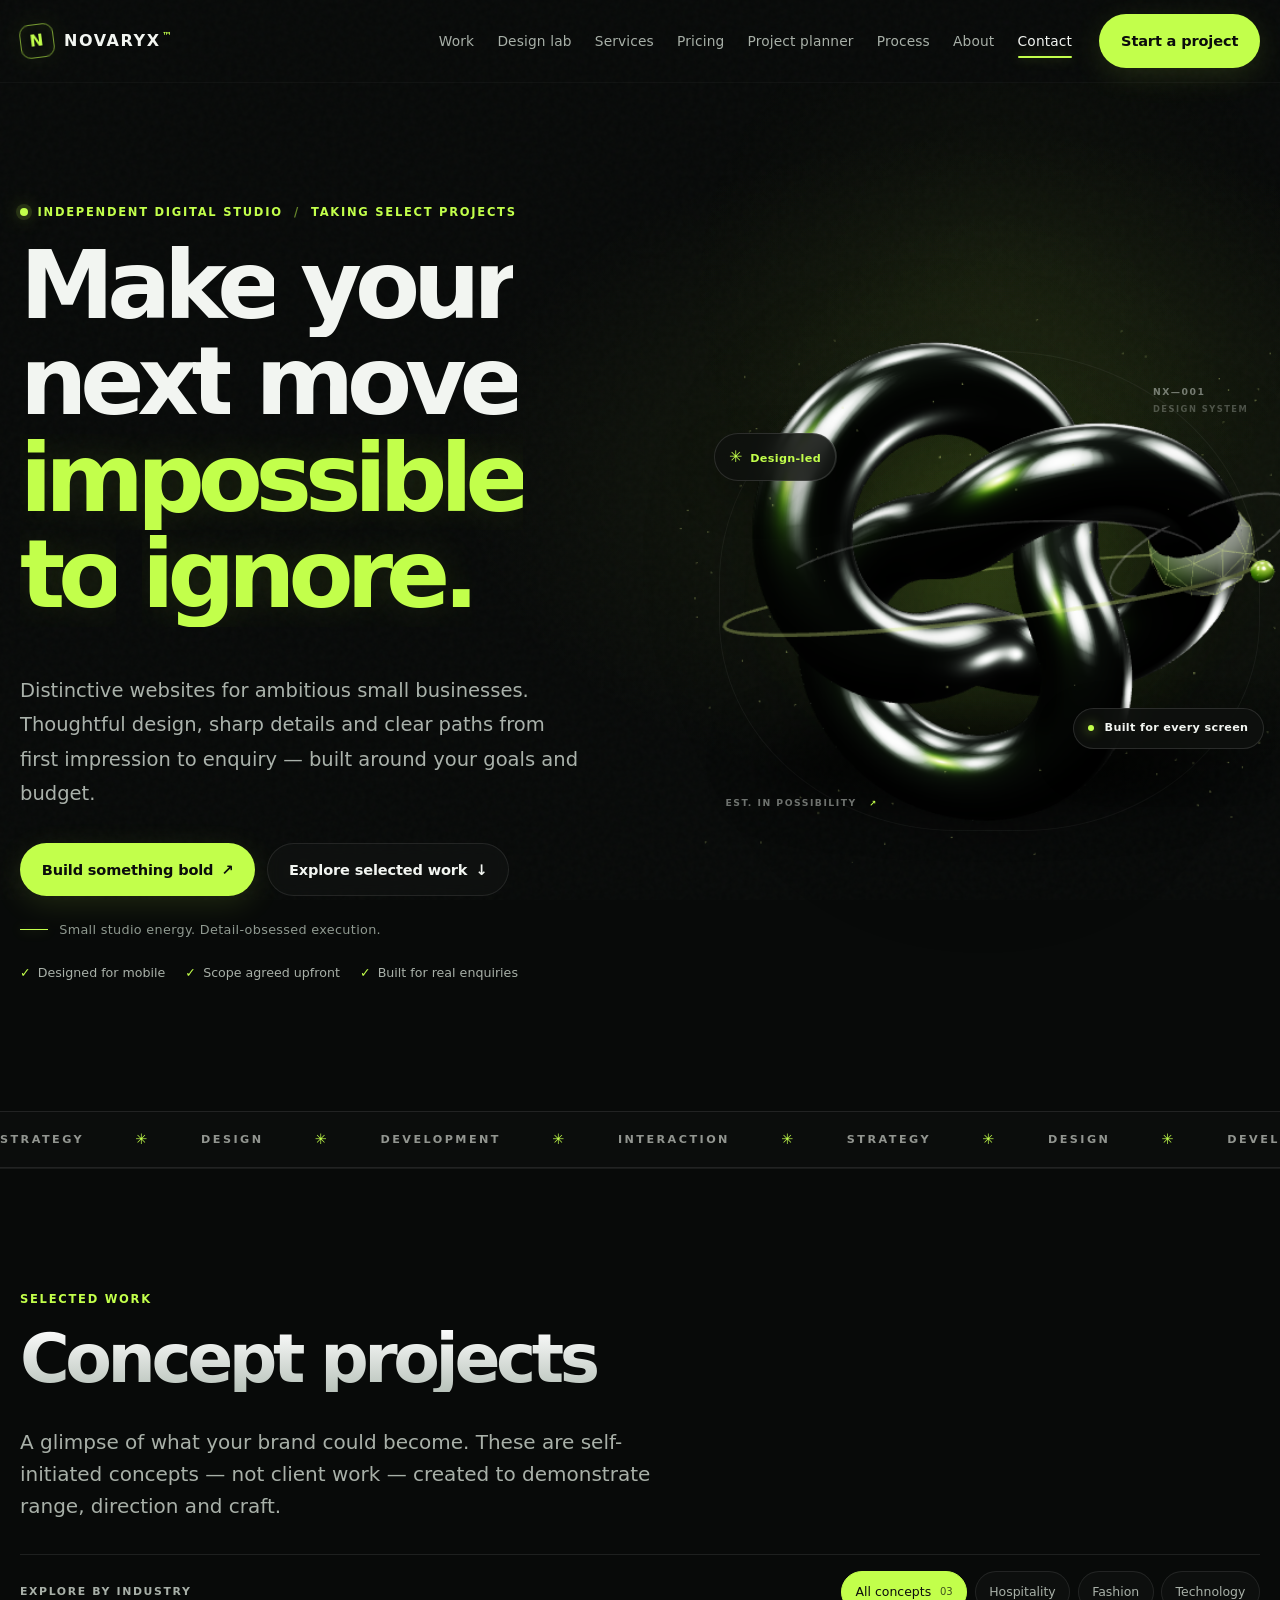
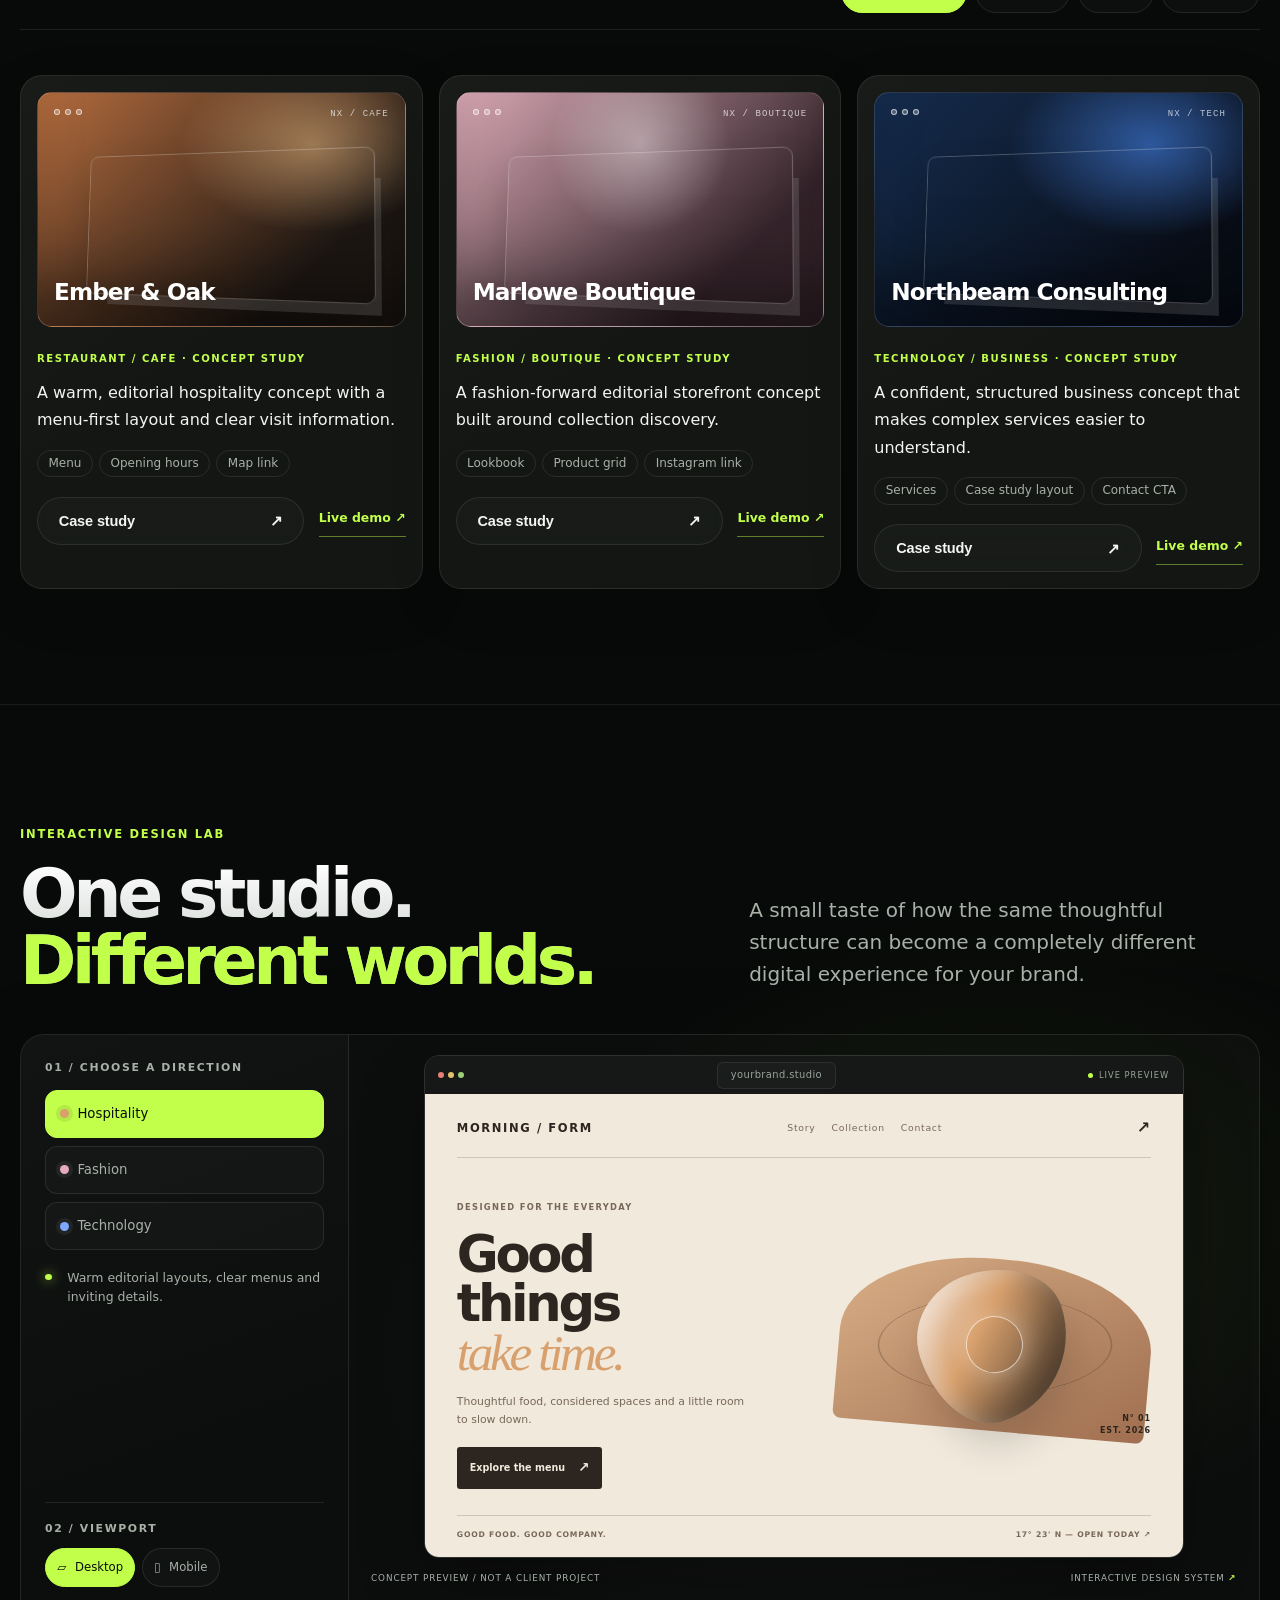
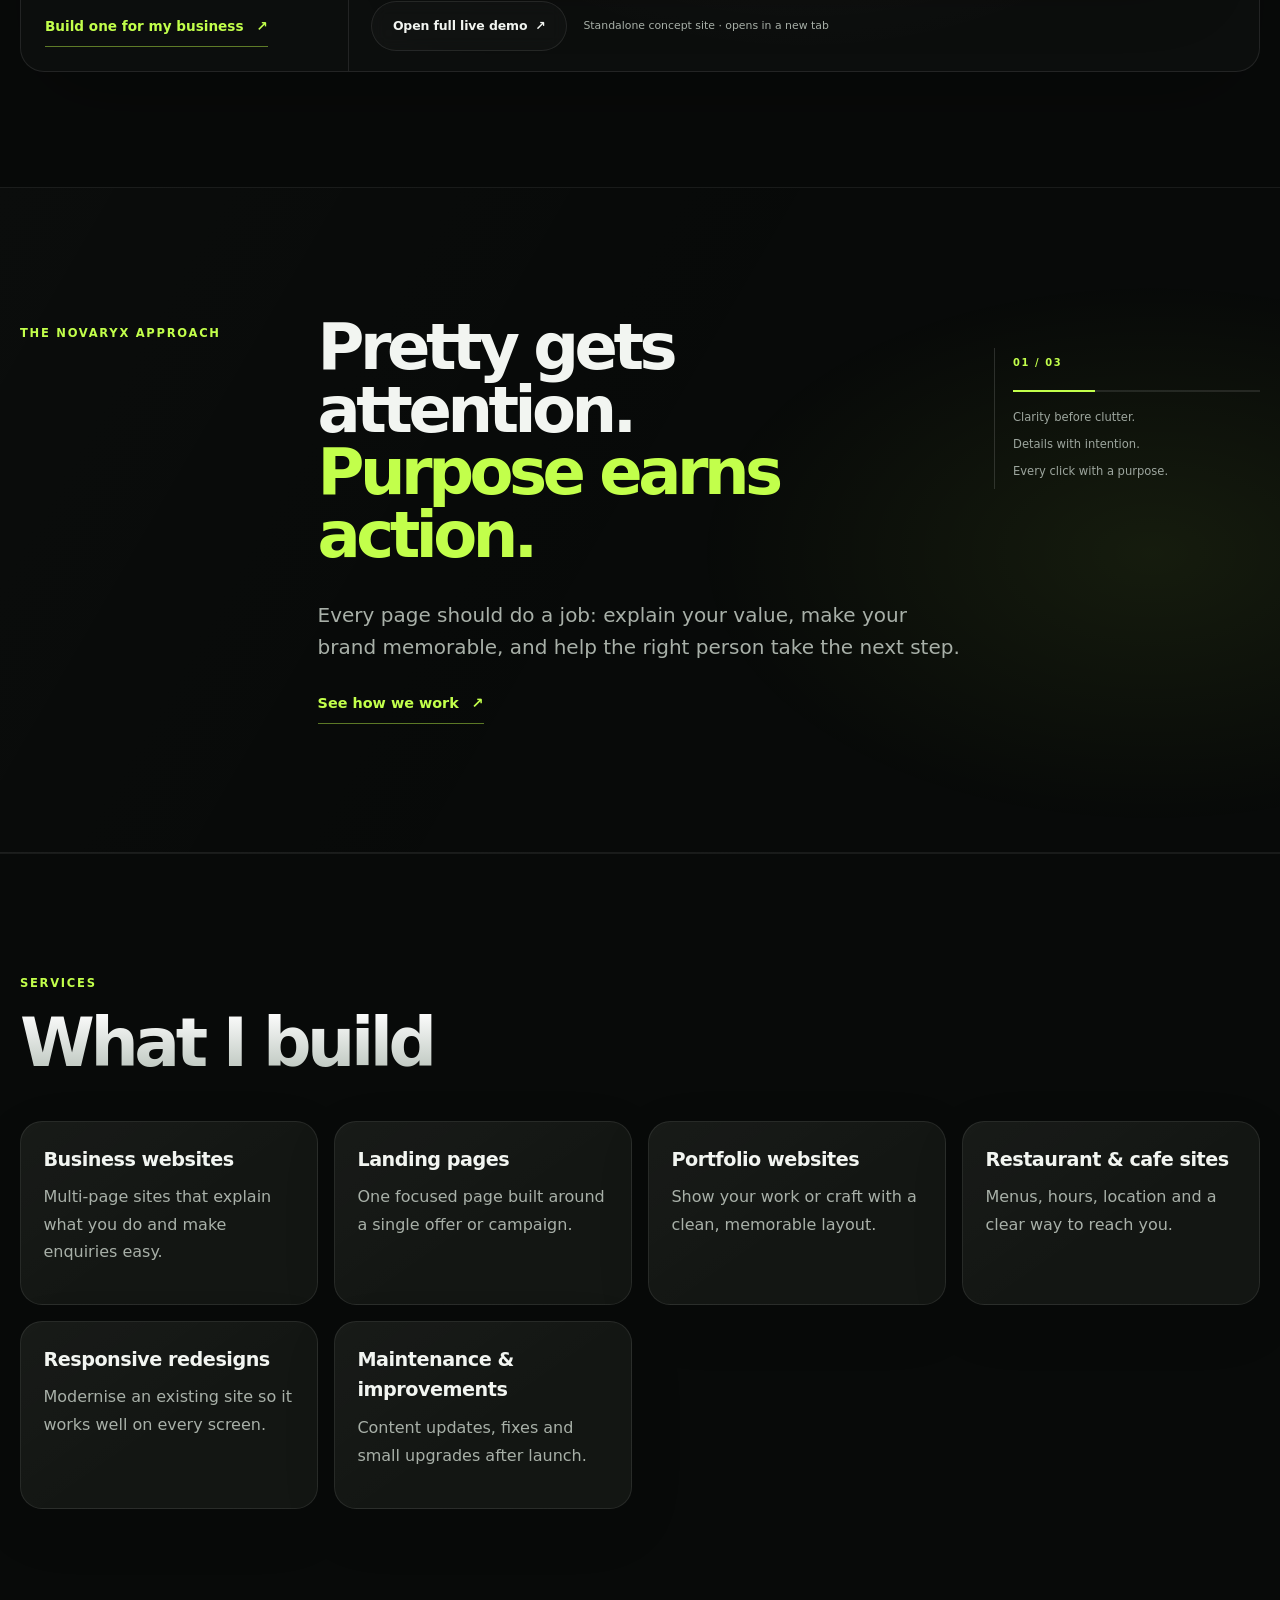
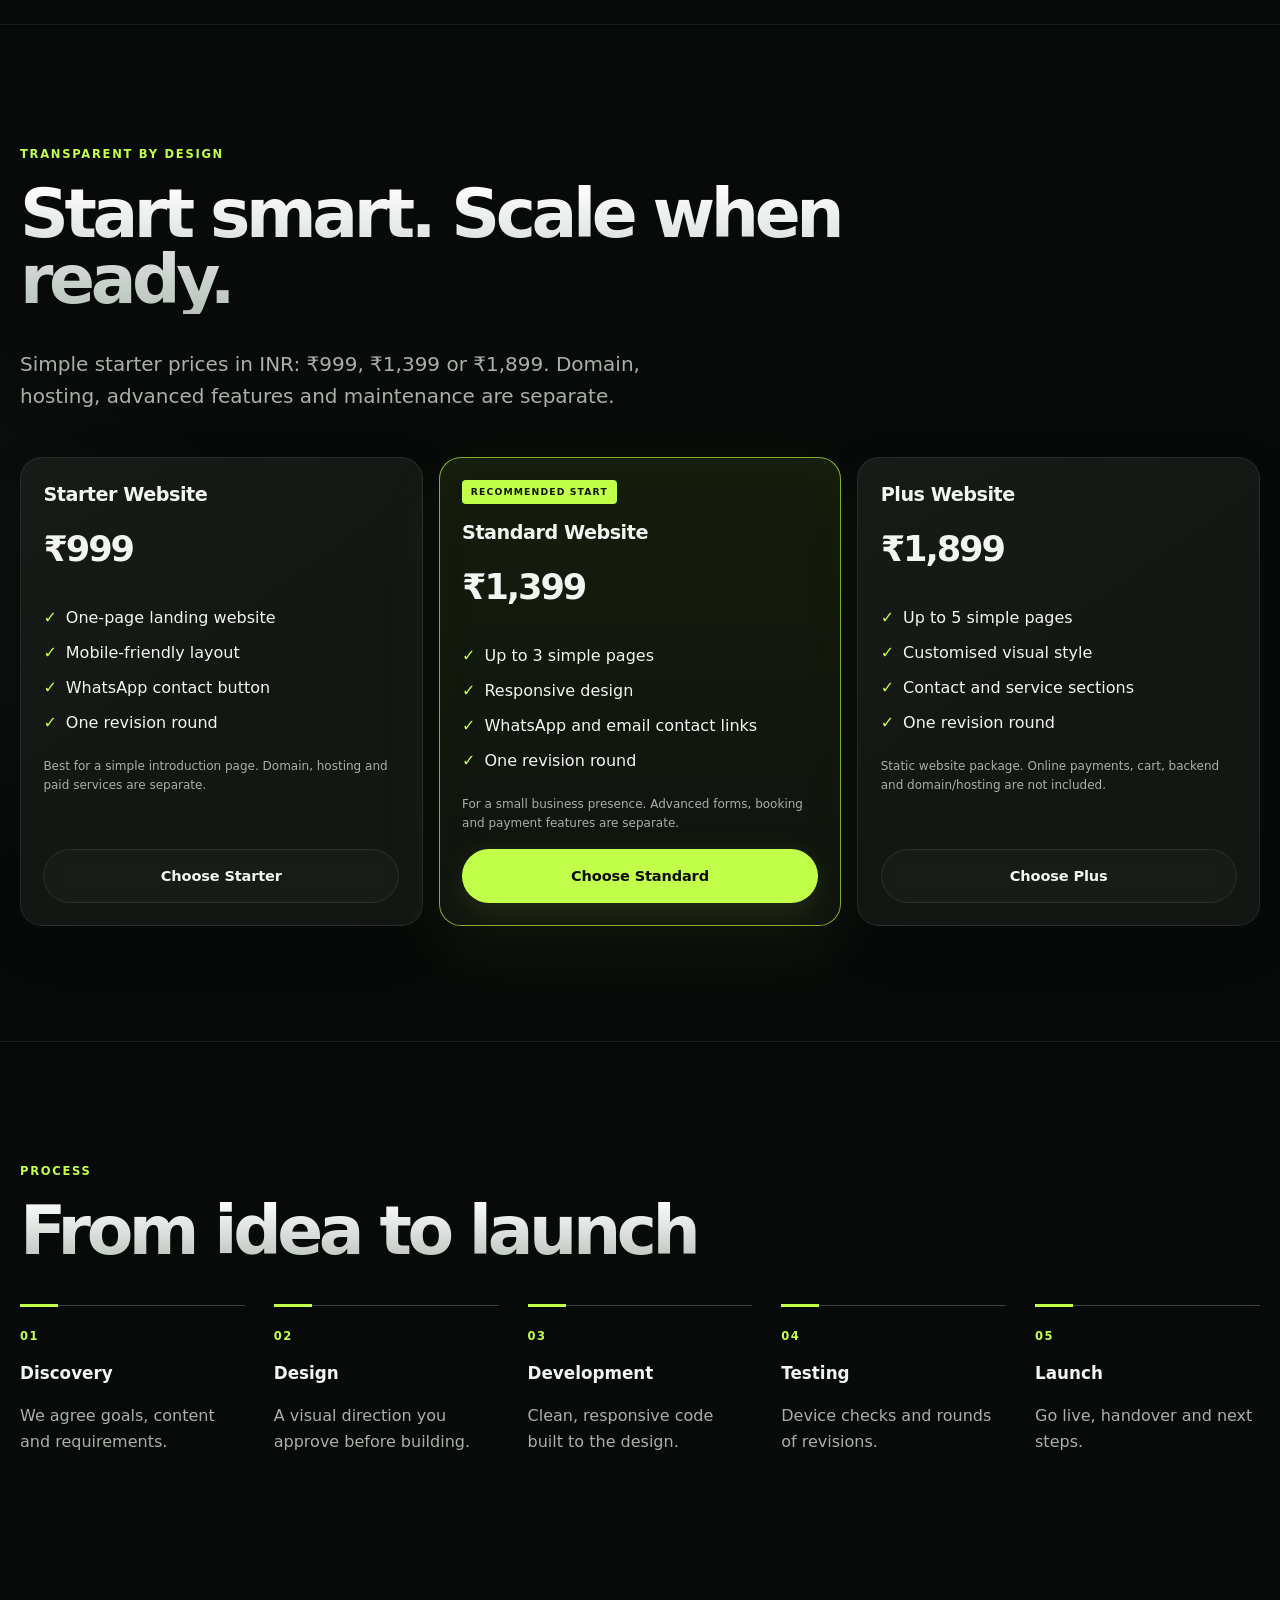
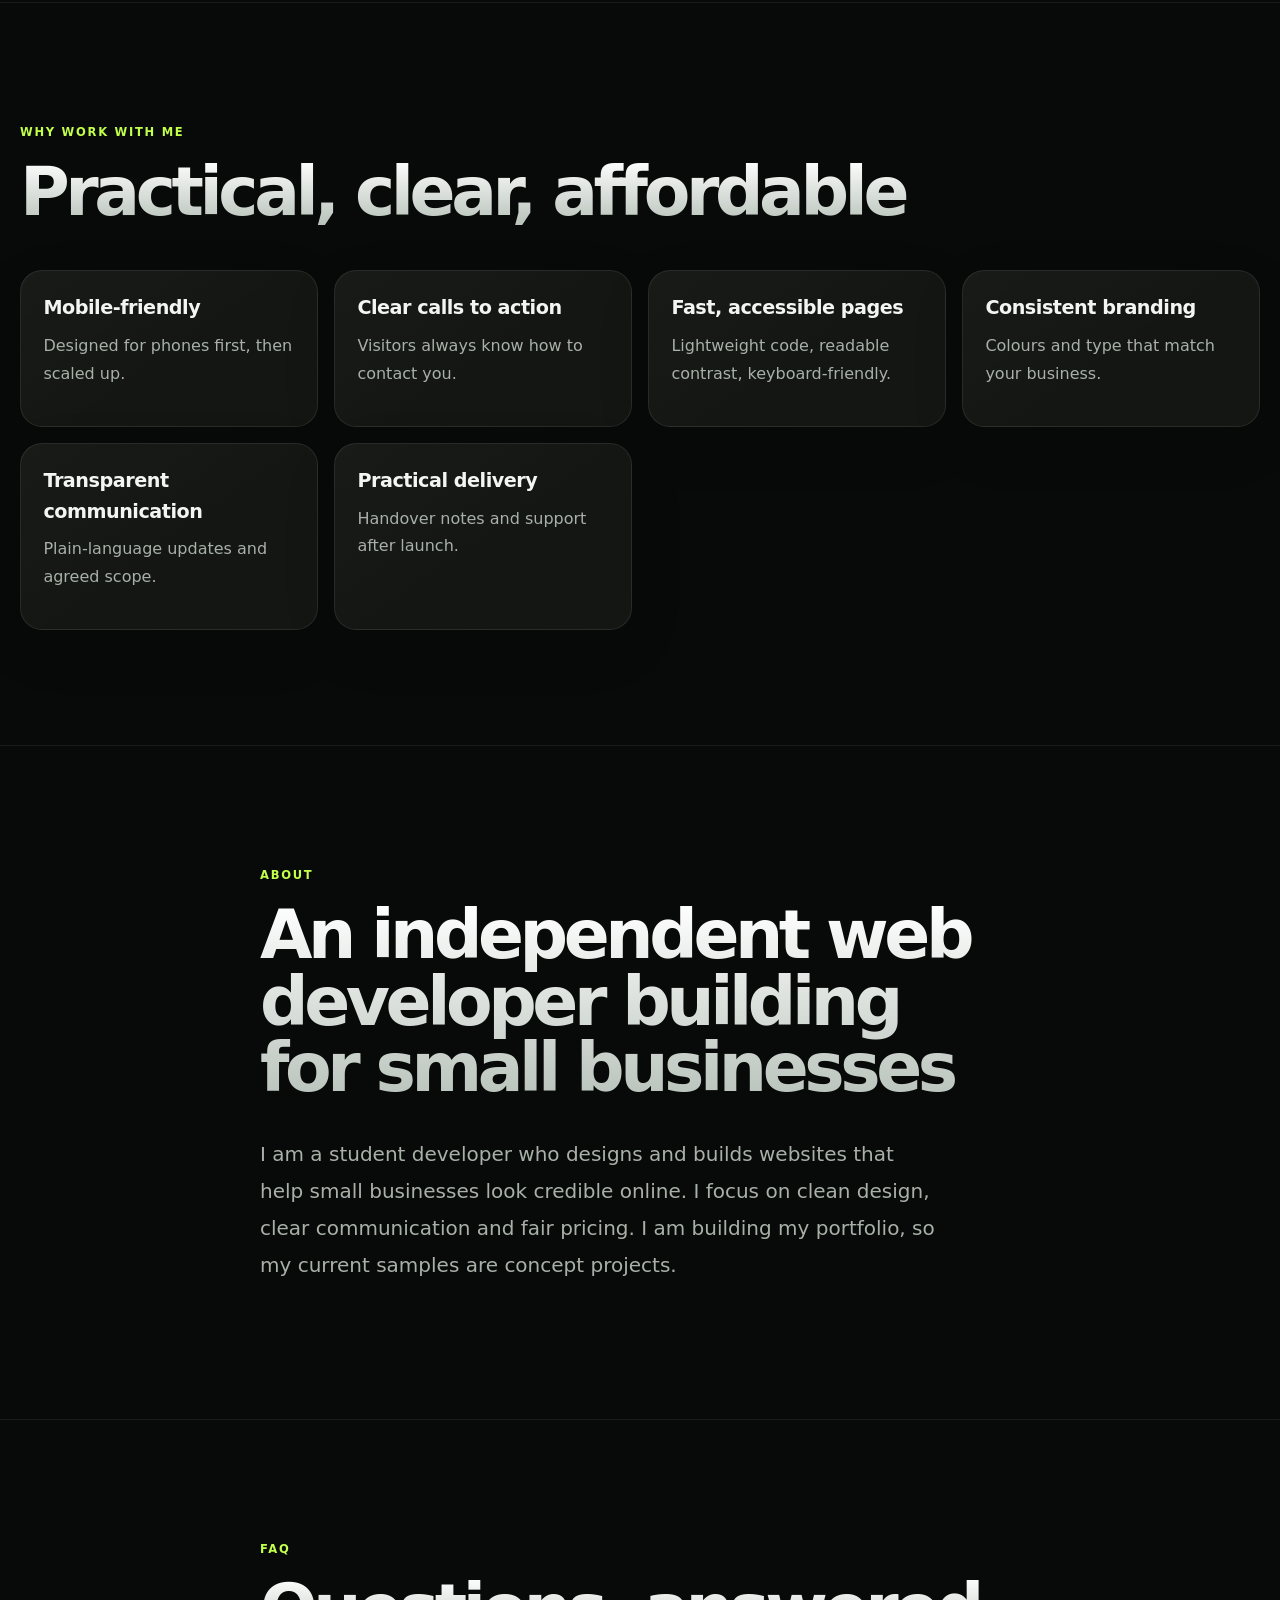
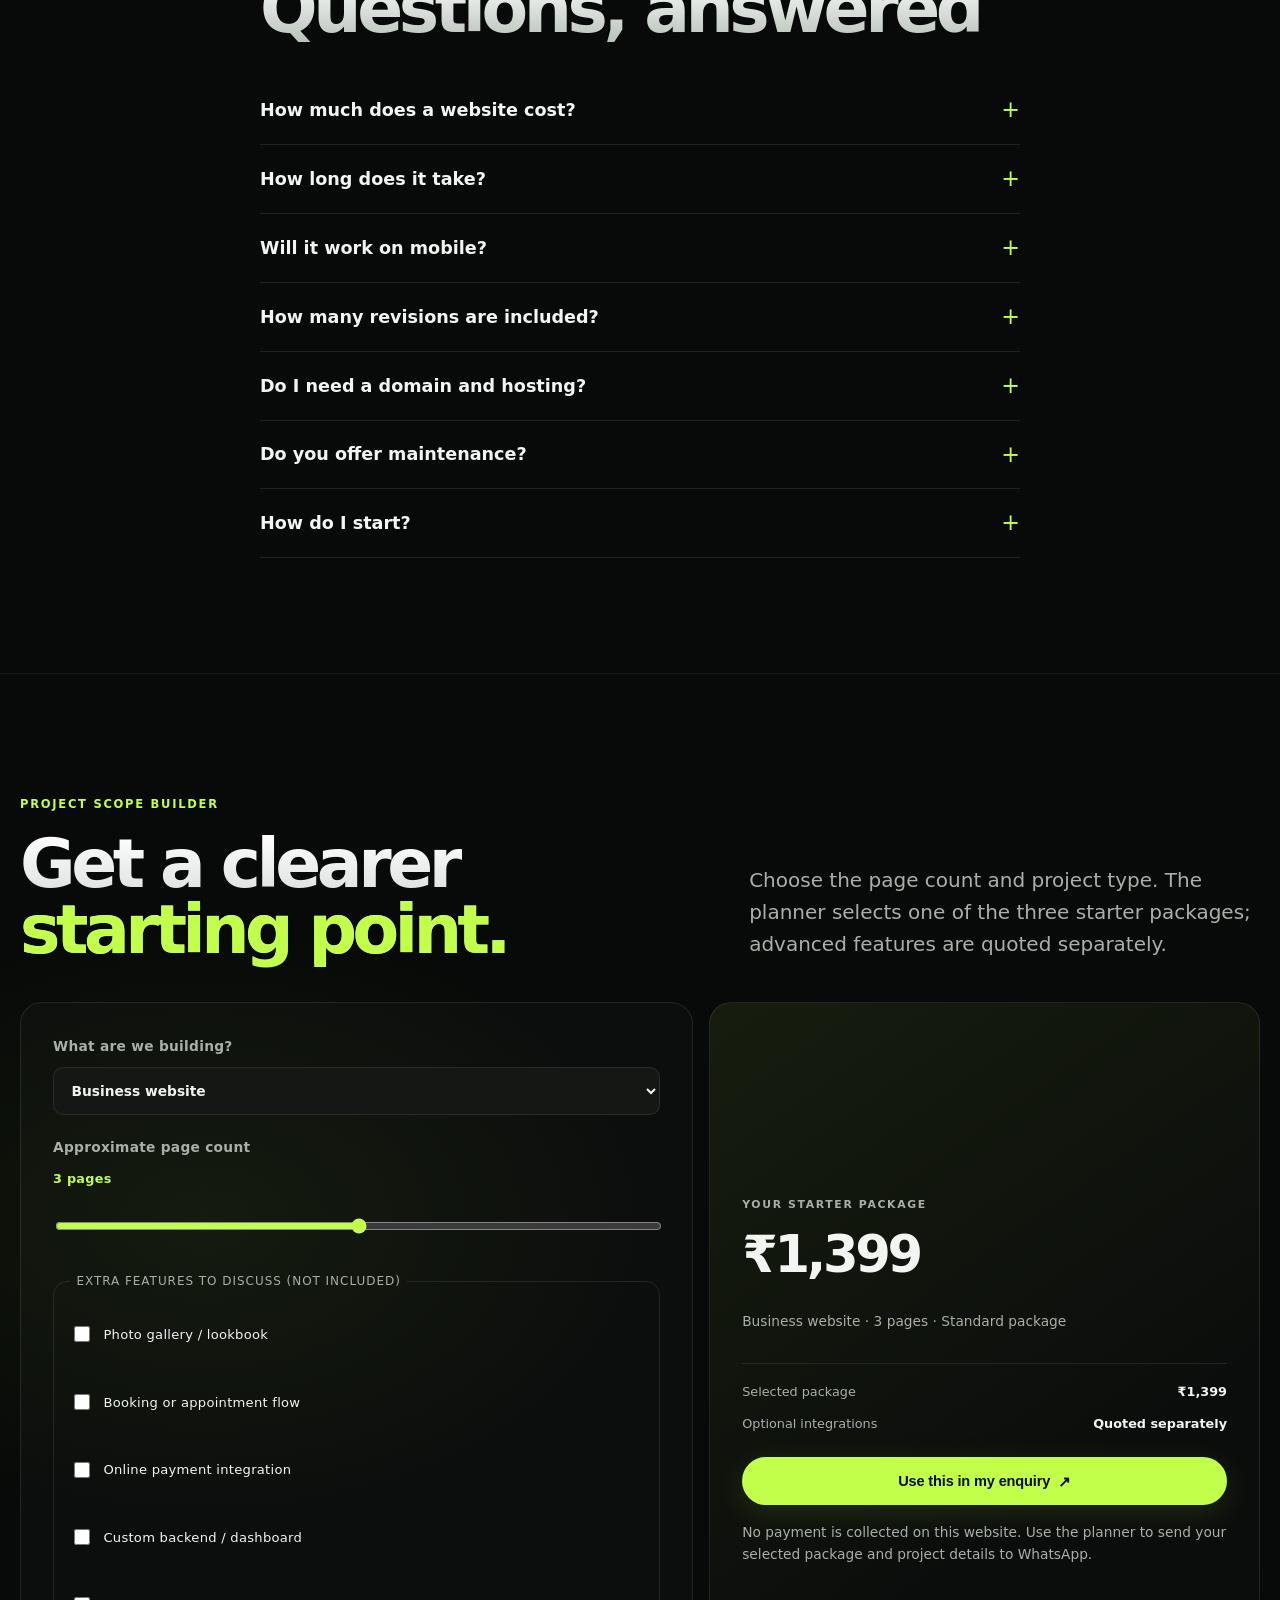
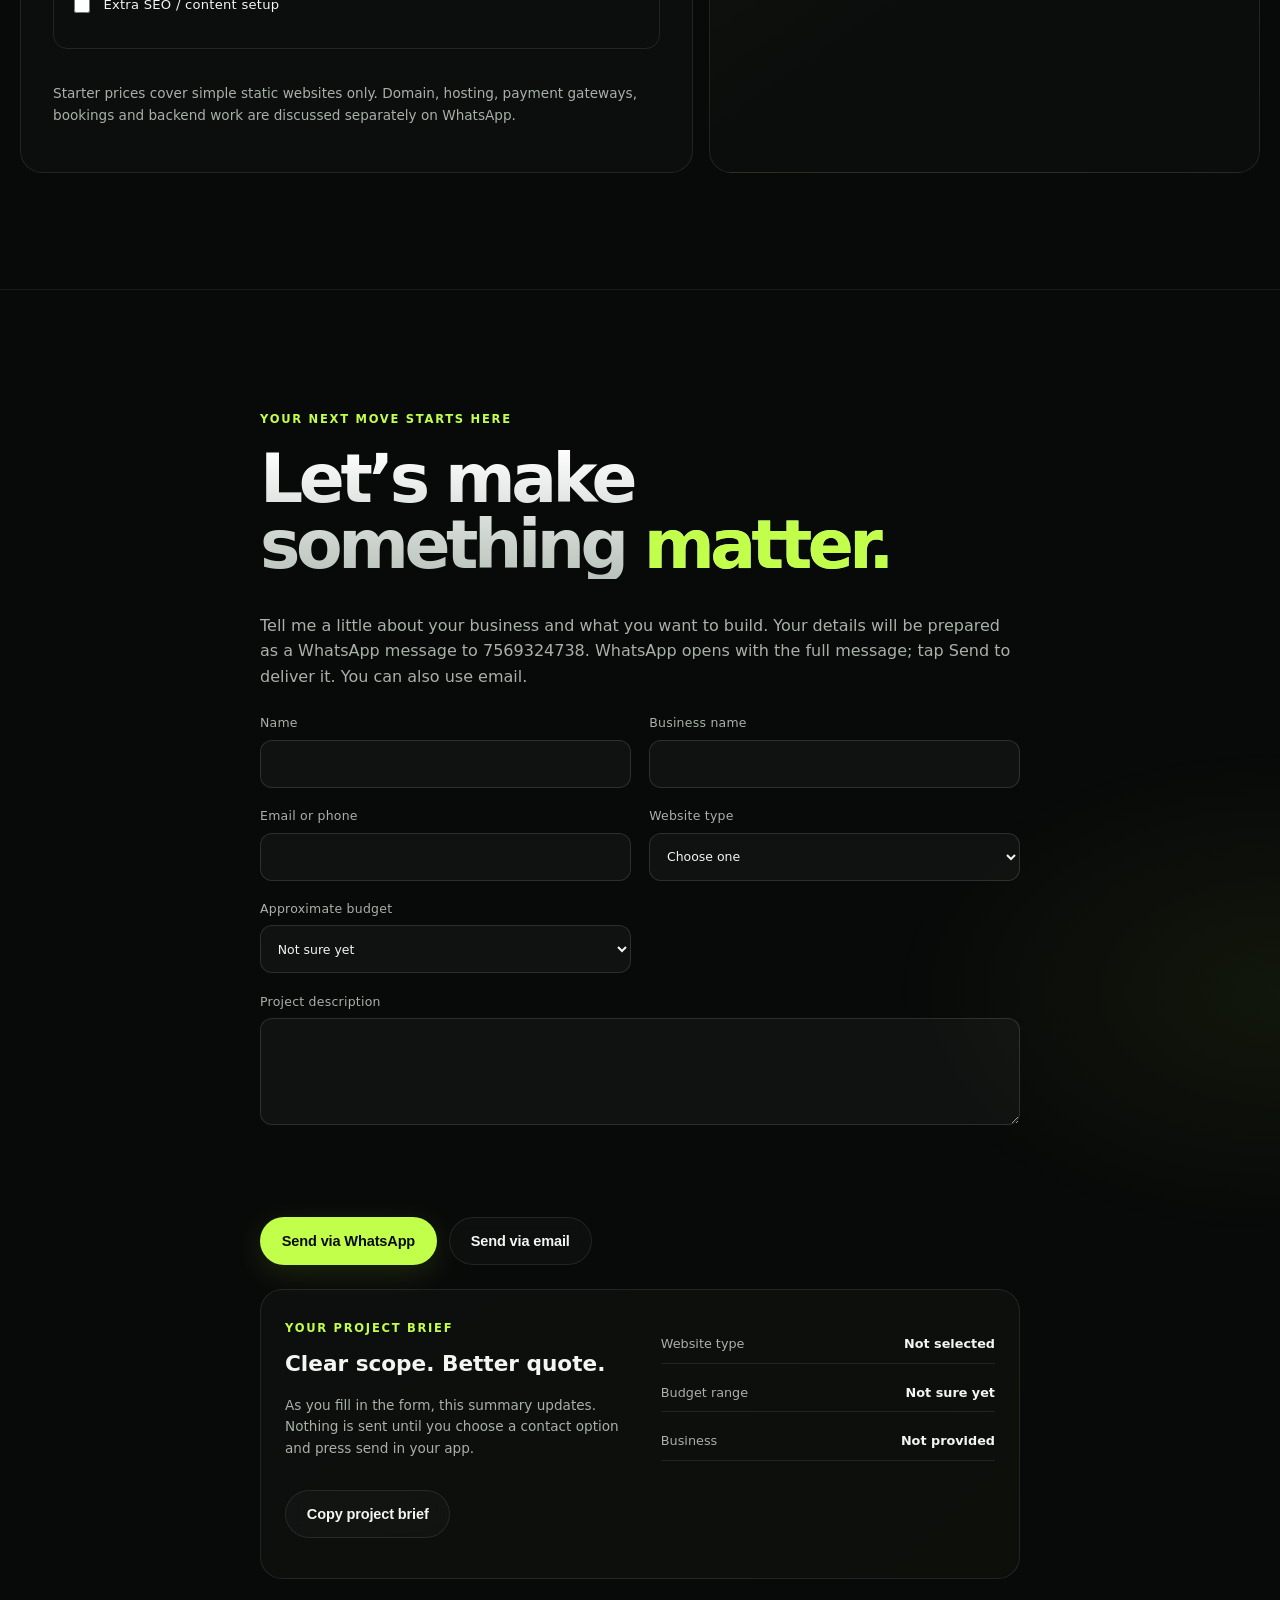
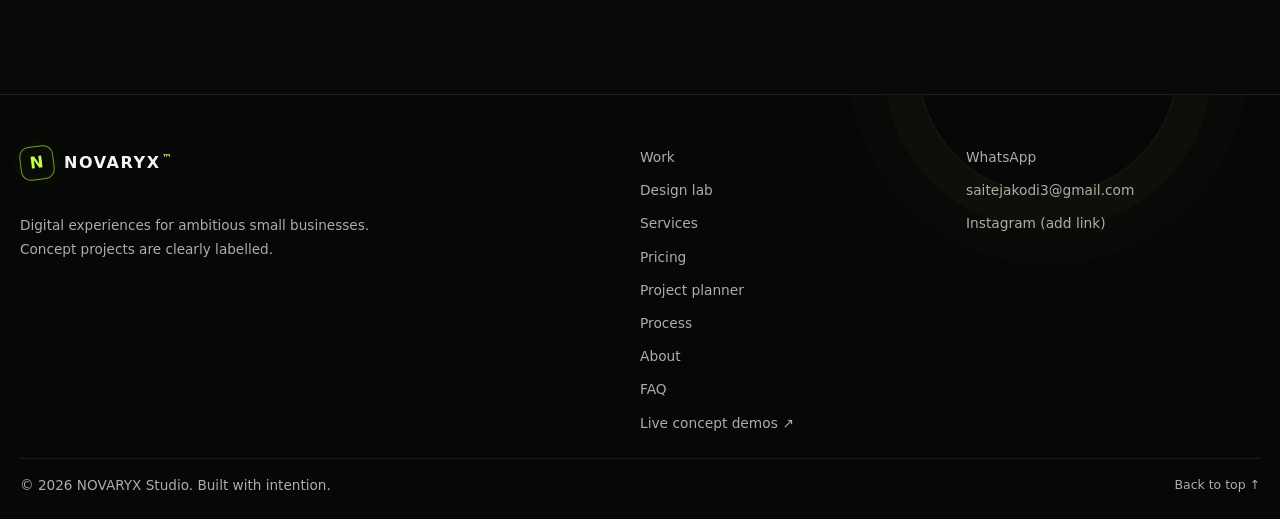
<file: index.html>
<!DOCTYPE html>
<html lang="en">
<head>
  <meta charset="UTF-8">
  <meta name="viewport" content="width=device-width, initial-scale=1">
  <title>NOVARYX Studio — Digital Experiences, Built to Move</title>
  <meta name="description" content="NOVARYX is an independent digital studio crafting distinctive, mobile-first websites for ambitious small businesses.">
  <meta name="theme-color" content="#0b0d0c">
  <meta property="og:title" content="NOVARYX Studio — Digital Experiences, Built to Move">
  <meta property="og:description" content="Distinctive websites and digital experiences for ambitious small businesses.">
  <meta property="og:type" content="website">
  <link rel="stylesheet" href="style.css">
  <script>try{if(sessionStorage.getItem("seen"))document.documentElement.classList.add("seen")}catch(e){}</script>
  <script type="importmap">{"imports":{"three":"./vendor/three/three.module.min.js","three/addons/":"./vendor/three/addons/","animejs":"./vendor/animejs/lib/anime.esm.min.js"}}</script>
  <script src="script.js" defer></script>
</head>
<body>
  <div class="scroll-progress" id="scroll-progress" aria-hidden="true"><span></span></div>
  <div class="intro" id="intro"><span class="intro-symbol" aria-hidden="true">N<span></span></span><span class="intro-logo">NOVARYX<span>™</span></span><p class="intro-caption">DIGITAL EXPERIENCES, BUILT TO MOVE</p><button class="intro-skip" type="button" id="intro-skip">Skip intro ↗</button></div>
  <a class="skip-link" href="#main">Skip to content</a>

  <header class="site-header" id="top">
    <div class="container nav-bar">
      <a class="logo" href="#top" aria-label="NOVARYX Studio, back to top"><span class="logo-mark" aria-hidden="true">N</span><span class="logo-word">NOVARYX<span class="logo-suffix">™</span></span></a>

      <nav id="site-nav" class="site-nav" aria-label="Main">
        <ul>
          <li><a href="#work">Work</a></li>
          <li><a href="#playground">Design lab</a></li>
          <li><a href="#services">Services</a></li>
          <li><a href="#pricing">Pricing</a></li>
          <li><a href="#estimator">Project planner</a></li>
          <li><a href="#process">Process</a></li>
          <li><a href="#about">About</a></li><li><a href="#contact">Contact</a></li>
        </ul>
        <a class="btn btn-primary nav-cta" href="#contact">Start a project</a>
      </nav>

      <button class="nav-toggle" aria-expanded="false" aria-controls="site-nav" aria-label="Open menu">
        <span></span><span></span>
      </button>
    </div>
  </header>

  <main id="main">
    <section class="hero">
      <div class="container hero-grid">
        <div class="hero-copy reveal">
          <p class="eyebrow"><span class="dot"></span> Independent digital studio <span class="eyebrow-divider">/</span> Taking select projects</p>
          <h1>Make your next move <em>impossible to ignore.</em></h1>
          <p class="lead">Distinctive websites for ambitious small businesses. Thoughtful design, sharp details and clear paths from first impression to enquiry — built around your goals and budget.</p>
          <div class="hero-actions"><a class="btn btn-primary" href="#contact">Build something bold <span aria-hidden="true">↗</span></a><a class="btn btn-ghost" href="#work">Explore selected work <span aria-hidden="true">↓</span></a></div>
          <p class="hero-note"><span class="note-line"></span> Small studio energy. Detail-obsessed execution.</p>
          <ul class="hero-points" aria-label="Highlights">
            <li>Designed for mobile</li><li>Scope agreed upfront</li><li>Built for real enquiries</li>
          </ul>
        </div>

        <div class="hero-visual reveal" aria-hidden="true" id="hero-visual">
          <div class="orbit orbit-one"></div><div class="orbit orbit-two"></div>
          <span class="float-label label-design"><span class="mini-spark">✳</span> Design-led</span>
          <span class="float-label label-responsive"><span class="live-dot"></span> Built for every screen</span>
          <div class="browser browser-back">
            <div class="browser-bar"><i></i><i></i><i></i></div>
            <div class="browser-body"><b></b><b class="w60"></b><b class="w40"></b></div>
          </div>
          <div class="browser browser-front">
            <div class="browser-bar"><i></i><i></i><i></i><span>concept-cafe.example</span></div>
            <div class="browser-body">
              <div class="mock-hero"><b class="w70"></b><b class="w50"></b><u></u></div>
              <div class="mock-cards"><s></s><s></s><s></s></div>
            </div>
          </div>
          <span class="tag"><span class="tag-pulse"></span> Interactive concept</span>
          <div class="hero-coordinate coord-top">NX—001 <span>DESIGN SYSTEM</span></div><div class="hero-coordinate coord-bottom">EST. IN POSSIBILITY <span>↗</span></div>
        </div>
      </div>
    </section>

    <section class="signal-strip" aria-label="Our approach"><div class="signal-track"><span>STRATEGY</span><i>✳</i><span>DESIGN</span><i>✳</i><span>DEVELOPMENT</span><i>✳</i><span>INTERACTION</span><i>✳</i><span>STRATEGY</span><i>✳</i><span>DESIGN</span><i>✳</i><span>DEVELOPMENT</span><i>✳</i><span>INTERACTION</span><i>✳</i></div></section>

    <section class="section" id="work"><div class="container"><p class="eyebrow">Selected work</p><h2>Concept projects</h2><p class="lead">A glimpse of what your brand could become. These are self-initiated concepts — not client work — created to demonstrate range, direction and craft.</p>
<div class="work-toolbar" role="group" aria-label="Filter concept projects"><span class="toolbar-label">Explore by industry</span><div class="work-filters"><button class="filter-chip is-active" type="button" data-filter="all" aria-pressed="true">All concepts <span>03</span></button><button class="filter-chip" type="button" data-filter="cafe" aria-pressed="false">Hospitality</button><button class="filter-chip" type="button" data-filter="boutique" aria-pressed="false">Fashion</button><button class="filter-chip" type="button" data-filter="tech" aria-pressed="false">Technology</button></div></div>
<div class="grid three" id="work-grid" aria-live="polite"></div></div></section>
<section class="section playground-section" id="playground"><div class="container"><div class="playground-heading"><div><p class="eyebrow">Interactive design lab</p><h2>One studio.<br><em>Different worlds.</em></h2></div><p class="lead">A small taste of how the same thoughtful structure can become a completely different digital experience for your brand.</p></div><div class="playground-shell"><div class="playground-controls"><span class="control-kicker">01 / Choose a direction</span><div class="demo-switches" role="group" aria-label="Choose a concept style"><button type="button" class="demo-switch is-active" data-demo-theme="hospitality" aria-pressed="true"><span class="switch-dot dot-hospitality"></span>Hospitality</button><button type="button" class="demo-switch" data-demo-theme="fashion" aria-pressed="false"><span class="switch-dot dot-fashion"></span>Fashion</button><button type="button" class="demo-switch" data-demo-theme="technology" aria-pressed="false"><span class="switch-dot dot-technology"></span>Technology</button></div><div class="playground-note"><span class="live-dot"></span><span id="demo-caption">Warm editorial layouts, clear menus and inviting details.</span></div><div class="device-controls" role="group" aria-label="Preview size"><span class="control-kicker">02 / Viewport</span><button type="button" class="device-btn is-active" data-device="desktop" aria-pressed="true"><span aria-hidden="true">▱</span> Desktop</button><button type="button" class="device-btn" data-device="mobile" aria-pressed="false"><span aria-hidden="true">▯</span> Mobile</button></div><a class="text-link playground-cta" href="#contact">Build one for my business <span aria-hidden="true">↗</span></a></div><div class="playground-stage" data-demo="hospitality"><div class="demo-browser"><div class="demo-browser-bar"><div class="browser-dots"><i></i><i></i><i></i></div><span class="demo-url">yourbrand.studio</span><span class="demo-live"><i></i> LIVE PREVIEW</span></div><div class="demo-page"><nav class="demo-nav"><span class="demo-brand">MORNING / FORM</span><span class="demo-nav-links"><i>Story</i><i>Collection</i><i>Contact</i></span><span class="demo-menu-mark">↗</span></nav><div class="demo-content"><div class="demo-copy"><p class="demo-overline">DESIGNED FOR THE EVERYDAY</p><h3 id="demo-title">Good things<br><em>take time.</em></h3><p id="demo-description">Thoughtful food, considered spaces and a little room to slow down.</p><span class="demo-button" id="demo-button-label">Explore the menu <b>↗</b></span></div><div class="demo-art" aria-hidden="true"><div class="demo-art-orbit"></div><div class="demo-art-object"><span></span></div><div class="demo-art-stamp">N° 01<br>EST. 2026</div></div></div><div class="demo-bottom"><span id="demo-bottom-left">GOOD FOOD. GOOD COMPANY.</span><span id="demo-bottom-right">17° 23' N — OPEN TODAY ↗</span></div></div></div><div class="stage-caption"><span>CONCEPT PREVIEW / NOT A CLIENT PROJECT</span><span>INTERACTIVE DESIGN SYSTEM <b>↗</b></span></div><div class="stage-actions"><a class="btn btn-ghost" id="full-demo-link" href="demos/index.html?theme=hospitality" target="_blank" rel="noopener">Open full live demo <span aria-hidden="true">↗</span></a><span class="stage-actions-note">Standalone concept site · opens in a new tab</span></div></div></div></div></section>
<section class="manifesto-section"><div class="container manifesto-grid"><p class="eyebrow">The NOVARYX approach</p><div><h2>Pretty gets attention.<br><em>Purpose earns action.</em></h2><p class="lead">Every page should do a job: explain your value, make your brand memorable, and help the right person take the next step.</p><a class="text-link" href="#process">See how we work <span aria-hidden="true">↗</span></a></div><div class="manifesto-index"><span>01 / 03</span><div class="index-line"><i></i></div><p>Clarity before clutter.</p><p>Details with intention.</p><p>Every click with a purpose.</p></div></div></section>
<section class="section" id="services"><div class="container"><p class="eyebrow">Services</p><h2>What I build</h2><div class="grid three"><article class="card"><h3>Business websites</h3><p class="muted">Multi-page sites that explain what you do and make enquiries easy.</p></article><article class="card"><h3>Landing pages</h3><p class="muted">One focused page built around a single offer or campaign.</p></article><article class="card"><h3>Portfolio websites</h3><p class="muted">Show your work or craft with a clean, memorable layout.</p></article><article class="card"><h3>Restaurant &amp; cafe sites</h3><p class="muted">Menus, hours, location and a clear way to reach you.</p></article><article class="card"><h3>Responsive redesigns</h3><p class="muted">Modernise an existing site so it works well on every screen.</p></article><article class="card"><h3>Maintenance &amp; improvements</h3><p class="muted">Content updates, fixes and small upgrades after launch.</p></article></div></div></section>
<section class="section" id="pricing"><div class="container"><p class="eyebrow">Transparent by design</p><h2>Start smart. Scale when ready.</h2><p class="lead">Simple starter prices in INR: ₹999, ₹1,399 or ₹1,899. Domain, hosting, advanced features and maintenance are separate.</p><div class="grid three"><article class="card price"><h3>Starter Website</h3><p class="amount">₹999</p><ul class="ticks"><li>One-page landing website</li><li>Mobile-friendly layout</li><li>WhatsApp contact button</li><li>One revision round</li></ul><p class="muted small">Best for a simple introduction page. Domain, hosting and paid services are separate.</p><a class="btn btn-ghost" href="#contact" data-pick="Starter Website — ₹999">Choose Starter</a></article><article class="card price featured"><h3>Standard Website</h3><p class="amount">₹1,399</p><ul class="ticks"><li>Up to 3 simple pages</li><li>Responsive design</li><li>WhatsApp and email contact links</li><li>One revision round</li></ul><p class="muted small">For a small business presence. Advanced forms, booking and payment features are separate.</p><a class="btn btn-primary" href="#contact" data-pick="Standard Website — ₹1,399">Choose Standard</a></article><article class="card price"><h3>Plus Website</h3><p class="amount">₹1,899</p><ul class="ticks"><li>Up to 5 simple pages</li><li>Customised visual style</li><li>Contact and service sections</li><li>One revision round</li></ul><p class="muted small">Static website package. Online payments, cart, backend and domain/hosting are not included.</p><a class="btn btn-ghost" href="#contact" data-pick="Plus Website — ₹1,899">Choose Plus</a></article></div></div></section>
<section class="section" id="process"><div class="container"><p class="eyebrow">Process</p><h2>From idea to launch</h2><ol class="steps"><li class="step reveal"><span>01</span><h3>Discovery</h3><p class="muted">We agree goals, content and requirements.</p></li><li class="step reveal"><span>02</span><h3>Design</h3><p class="muted">A visual direction you approve before building.</p></li><li class="step reveal"><span>03</span><h3>Development</h3><p class="muted">Clean, responsive code built to the design.</p></li><li class="step reveal"><span>04</span><h3>Testing</h3><p class="muted">Device checks and rounds of revisions.</p></li><li class="step reveal"><span>05</span><h3>Launch</h3><p class="muted">Go live, handover and next steps.</p></li></ol></div></section>
<section class="section" id="why"><div class="container"><p class="eyebrow">Why work with me</p><h2>Practical, clear, affordable</h2><div class="grid three"><article class="card"><h3>Mobile-friendly</h3><p class="muted">Designed for phones first, then scaled up.</p></article><article class="card"><h3>Clear calls to action</h3><p class="muted">Visitors always know how to contact you.</p></article><article class="card"><h3>Fast, accessible pages</h3><p class="muted">Lightweight code, readable contrast, keyboard-friendly.</p></article><article class="card"><h3>Consistent branding</h3><p class="muted">Colours and type that match your business.</p></article><article class="card"><h3>Transparent communication</h3><p class="muted">Plain-language updates and agreed scope.</p></article><article class="card"><h3>Practical delivery</h3><p class="muted">Handover notes and support after launch.</p></article></div></div></section>
<section class="section" id="about"><div class="container narrow"><p class="eyebrow">About</p><h2>An independent web developer building for small businesses</h2><p class="lead">I am a student developer who designs and builds websites that help small businesses look credible online. I focus on clean design, clear communication and fair pricing. I am building my portfolio, so my current samples are concept projects.</p></div></section>
<section class="section" id="faq"><div class="container narrow"><p class="eyebrow">FAQ</p><h2>Questions, answered</h2><details><summary>How much does a website cost?</summary><p class="muted">See the packages above. Final price depends on pages and features, and I confirm it in writing before starting.</p></details><details><summary>How long does it take?</summary><p class="muted">Small sites often take a couple of weeks once content is ready. I give an estimate after discussing your project.</p></details><details><summary>Will it work on mobile?</summary><p class="muted">Yes. Every site is designed mobile-first and tested on common screen sizes.</p></details><details><summary>How many revisions are included?</summary><p class="muted">Each package lists its rounds of revisions. Extra changes can be quoted separately.</p></details><details><summary>Do I need a domain and hosting?</summary><p class="muted">Yes, they are usually separate yearly costs. I can suggest affordable or free options and help set them up.</p></details><details><summary>Do you offer maintenance?</summary><p class="muted">Yes, as an optional extra after launch, agreed separately.</p></details><details><summary>How do I start?</summary><p class="muted">Fill in the enquiry form below or message me on WhatsApp.</p></details></div></section>
<section class="section estimator-section" id="estimator"><div class="container"><div class="estimator-heading"><div><p class="eyebrow">Project scope builder</p><h2>Get a clearer <em>starting point.</em></h2></div><p class="lead">Choose the page count and project type. The planner selects one of the three starter packages; advanced features are quoted separately.</p></div><div class="estimator-shell"><div class="estimator-controls"><label>What are we building?<select id="estimate-type"><option value="landing">Landing page</option><option value="business" selected>Business website</option><option value="portfolio">Portfolio website</option><option value="restaurant">Restaurant / cafe</option><option value="shop">Online store</option></select></label><label>Approximate page count <span class="range-value" id="page-count-label">5 pages</span><input id="estimate-pages" type="range" min="1" max="5" value="3" step="1"></label><fieldset class="estimate-features"><legend>Extra features to discuss (not included)</legend><label><input type="checkbox" value="gallery"> Photo gallery / lookbook</label><label><input type="checkbox" value="booking"> Booking or appointment flow</label><label><input type="checkbox" value="payments"> Online payment integration</label><label><input type="checkbox" value="backend"> Custom backend / dashboard</label><label><input type="checkbox" value="seo"> Extra SEO / content setup</label></fieldset><p class="small muted">Starter prices cover simple static websites only. Domain, hosting, payment gateways, bookings and backend work are discussed separately on WhatsApp.</p></div><aside class="estimate-result"><span class="control-kicker">YOUR STARTER PACKAGE</span><p class="estimate-price" id="estimate-price" aria-live="polite">₹1,399</p><p class="muted" id="estimate-summary">Business website · 3 pages · Standard package</p><div class="estimate-divider"></div><ul class="estimate-breakdown" id="estimate-breakdown"><li><span>Selected package</span><strong>₹1,399</strong></li><li><span>Optional integrations</span><strong>Quoted separately</strong></li></ul><button class="btn btn-primary" type="button" id="use-estimate">Use this in my enquiry <span aria-hidden="true">↗</span></button><p class="small muted">No payment is collected on this website. Use the planner to send your selected package and project details to WhatsApp.</p></aside></div></div></section>
<section class="section" id="contact"><div class="container narrow"><p class="eyebrow">Your next move starts here</p><h2>Let’s make something <em>matter.</em></h2>
<p class="muted">Tell me a little about your business and what you want to build. Your details will be prepared as a WhatsApp message to 7569324738. WhatsApp opens with the full message; tap Send to deliver it. You can also use email.</p>
<form id="enquiry" novalidate>
<label>Name<input name="name" required autocomplete="name"></label>
<label>Business name<input name="business" autocomplete="organization"></label>
<label>Email or phone<input name="contact" required autocomplete="email"></label>
<label>Website type<select name="type" required><option value="">Choose one</option><option>Business website</option><option>Landing page</option><option>Portfolio website</option><option>Restaurant / cafe</option><option>Redesign</option><option>Maintenance</option></select></label>
<label>Approximate budget<select name="budget"><option value="">Not sure yet</option><option>₹999 — Starter</option><option>₹1,399 — Standard</option><option>₹1,899 — Plus</option><option>Need to discuss extra features</option></select></label>
<label class="full">Project description<textarea name="message" rows="4" required></textarea></label>
<p id="form-status" class="full status" role="status" aria-live="polite"></p>
<div class="full hero-actions"><button class="btn btn-primary" type="submit" data-channel="wa">Send via WhatsApp</button><button class="btn btn-ghost" type="submit" data-channel="mail">Send via email</button></div></form><aside class="brief-summary" id="brief-summary" aria-live="polite"><div><p class="eyebrow">Your project brief</p><h3>Clear scope. Better quote.</h3><p class="muted small">As you fill in the form, this summary updates. Nothing is sent until you choose a contact option and press send in your app.</p></div><div class="brief-summary-grid"><div><span>Website type</span><strong id="brief-type">Not selected</strong></div><div><span>Budget range</span><strong id="brief-budget">Not sure yet</strong></div><div><span>Business</span><strong id="brief-business">Not provided</strong></div></div><button class="btn btn-ghost" type="button" id="copy-brief">Copy project brief</button><p class="small muted" id="copy-status" role="status"></p></aside></div></section>
  </main>

  <footer class="site-footer"><div class="footer-orbit" aria-hidden="true"></div><div class="container footer-grid"><div><a class="logo" href="#top"><span class="logo-mark" aria-hidden="true">N</span><span class="logo-word">NOVARYX<span class="logo-suffix">™</span></span></a><p class="muted small">Digital experiences for ambitious small businesses.<br>Concept projects are clearly labelled.</p></div>
<nav aria-label="Footer"><a href="#work">Work</a><a href="#playground">Design lab</a><a href="#services">Services</a><a href="#pricing">Pricing</a><a href="#estimator">Project planner</a><a href="#process">Process</a><a href="#about">About</a><a href="#faq">FAQ</a><a href="demos/index.html?theme=hospitality" target="_blank" rel="noopener">Live concept demos ↗</a></nav>
<div><a data-whatsapp href="#contact">WhatsApp</a><a data-mail href="#contact">Email</a><a href="#" data-social aria-disabled="true">Instagram (add link)</a></div></div>
<div class="container footer-bottom"><p class="muted small">&copy; <span id="year">2026</span> NOVARYX Studio. Built with intention.</p><a class="back-top" href="#top">Back to top ↑</a></div></footer>
  <dialog id="preview" aria-label="Concept preview"><button class="btn btn-ghost close" id="pv-close">Close</button><div id="pv-body"></div></dialog>
</body>
</html>
</file>
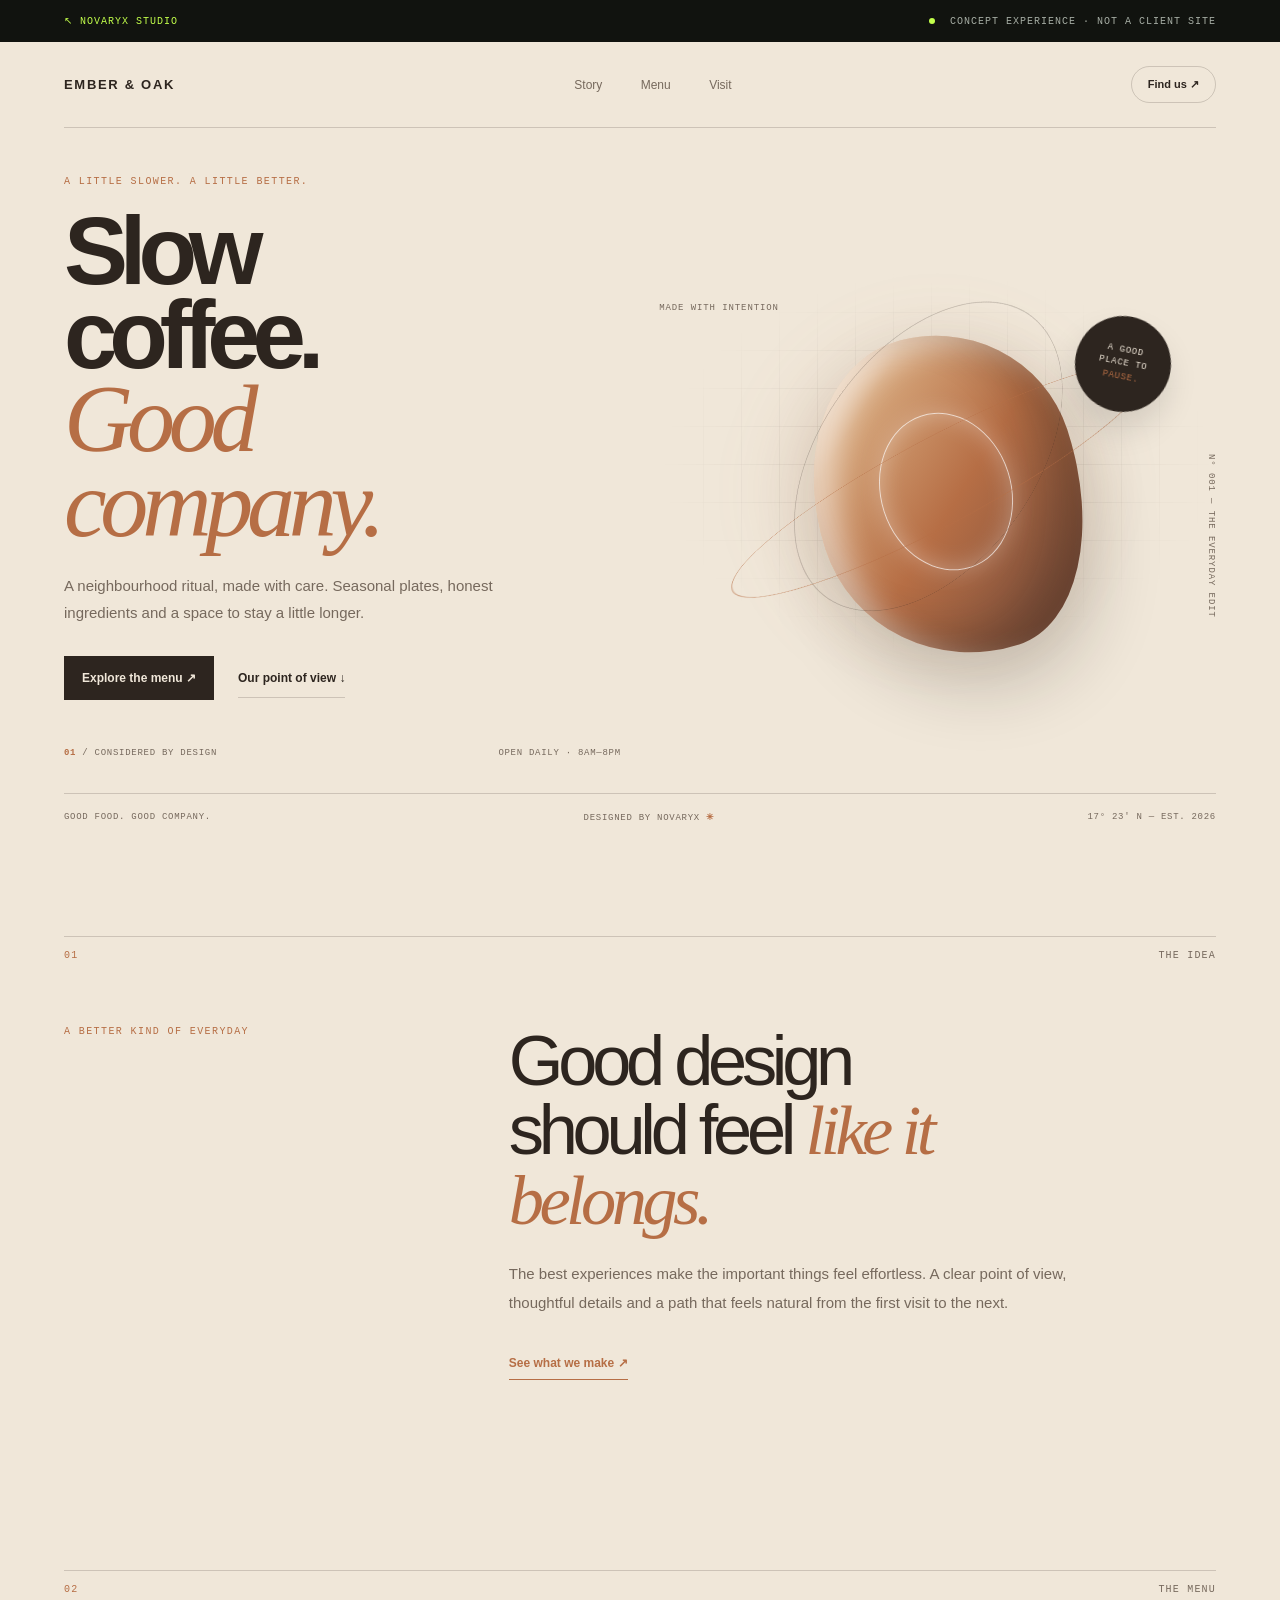
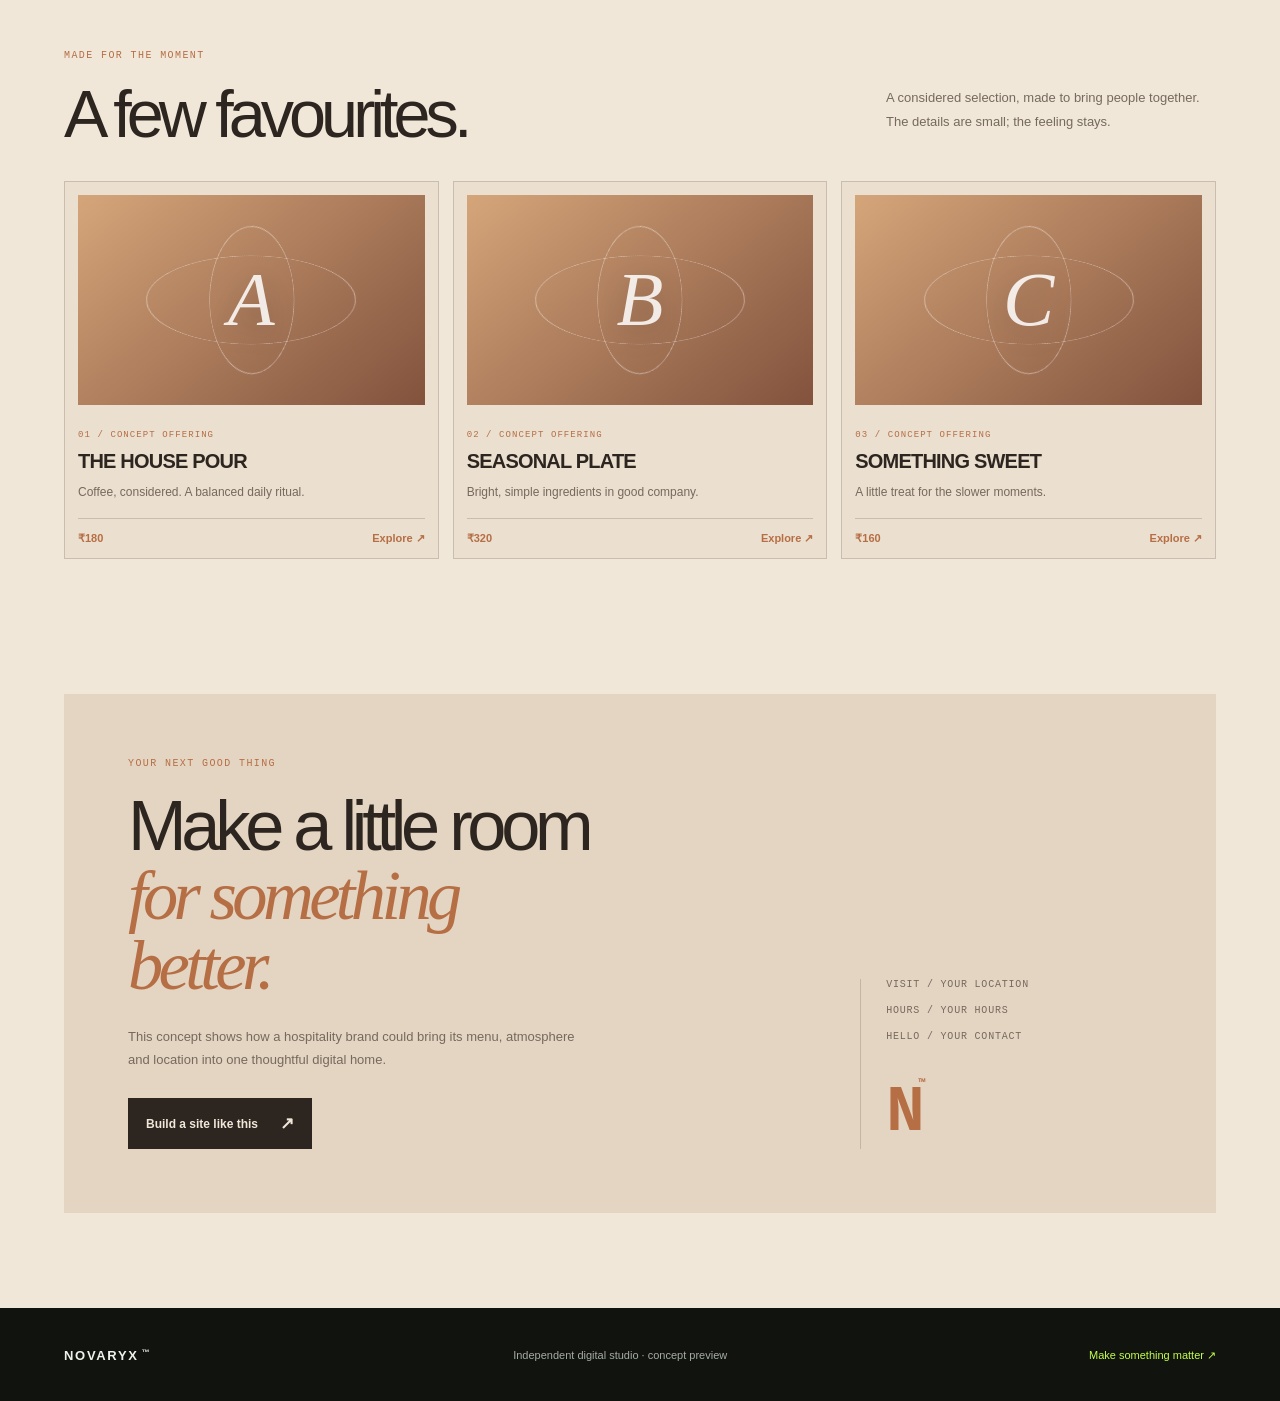
<file: demos/index.html>
<!doctype html>
<html lang="en">
<head>
  <meta charset="utf-8"><meta name="viewport" content="width=device-width, initial-scale=1">
  <meta name="theme-color" content="#11130f">
  <meta name="description" content="Interactive website concept by NOVARYX Studio. Explore a design direction for your business.">
  <title>Concept Preview — NOVARYX Studio</title>
  <link rel="stylesheet" href="demo.css">
  <script src="demo.js" defer></script>
</head>
<body data-theme="hospitality">
  <div class="topline"><a href="../index.html" class="studio-back">↖ NOVARYX STUDIO</a><span class="concept-tag"><i></i> CONCEPT EXPERIENCE · NOT A CLIENT SITE</span></div>
  <main id="demo-root">
    <section class="demo-hero">
      <nav class="demo-nav"><a class="demo-wordmark" href="#top" id="brand">EMBER & OAK<span>®</span></a><div class="demo-navlinks"><a href="#story">Story</a><a href="#offerings" id="nav-offerings">Menu</a><a href="#visit">Visit</a></div><a class="nav-pill" href="#visit" id="nav-cta">Find us ↗</a></nav>
      <div class="hero-grid" id="top"><div class="hero-copy"><p class="eyebrow" id="eyebrow">A LITTLE SLOWER. A LITTLE BETTER.</p><h1 id="hero-title">Slow coffee.<br><em>Good company.</em></h1><p class="hero-lead" id="hero-lead">A neighbourhood ritual, made with care. Seasonal plates, honest ingredients and a space to stay a little longer.</p><div class="hero-actions"><a class="primary-action" href="#offerings" id="hero-cta">Explore the menu <span>↗</span></a><a class="secondary-action" href="#story">Our point of view <span>↓</span></a></div><div class="hero-meta"><span><b>01</b> / CONSIDERED BY DESIGN</span><span id="hero-meta-right">OPEN DAILY · 8AM—8PM</span></div></div><div class="hero-art" aria-label="Abstract art-directed concept illustration"><div class="art-grid"></div><div class="art-halo"></div><div class="art-object" id="art-object"><div class="art-inner"></div></div><div class="art-orbit orbit-a"></div><div class="art-orbit orbit-b"></div><div class="art-label label-a" id="art-label-a">MADE WITH INTENTION</div><div class="art-label label-b" id="art-label-b">N° 001 — THE EVERYDAY EDIT</div><div class="art-sticker" id="art-sticker">A GOOD<br>PLACE TO<br><em>PAUSE.</em></div></div></div>
      <div class="hero-bottom"><span id="bottom-left">GOOD FOOD. GOOD COMPANY.</span><span>DESIGNED BY NOVARYX <b>✳</b></span><span id="bottom-right">17° 23′ N — EST. 2026</span></div>
    </section>
    <section class="story section" id="story"><div class="section-index"><span>01</span><span>THE IDEA</span></div><div class="story-grid"><p class="eyebrow" id="story-eyebrow">A BETTER KIND OF EVERYDAY</p><div><h2 id="story-title">Good design should feel <em>like it belongs.</em></h2><p id="story-copy">The best experiences make the important things feel effortless. A clear point of view, thoughtful details and a path that feels natural from the first visit to the next.</p><a class="inline-link" href="#offerings" id="story-link">See what we make ↗</a></div></div></section>
    <section class="offerings section" id="offerings"><div class="section-index"><span>02</span><span id="offerings-index">THE MENU</span></div><div class="section-head"><div><p class="eyebrow" id="offerings-eyebrow">MADE FOR THE MOMENT</p><h2 id="offerings-title">A few favourites.</h2></div><p id="offerings-copy">A considered selection, made to bring people together. The details are small; the feeling stays.</p></div><div class="offer-grid" id="offer-grid"></div></section>
    <section class="visit section" id="visit"><div class="visit-card"><div><p class="eyebrow" id="visit-eyebrow">YOUR NEXT GOOD THING</p><h2 id="visit-title">Make a little room<br><em>for something better.</em></h2><p id="visit-copy">This is a concept website built to show a possible direction for a real business. Imagine your story here.</p><a class="primary-action" id="visit-cta" href="../index.html#contact">Build a site like this <span>↗</span></a></div><div class="visit-details"><span id="detail-one">VISIT / YOUR LOCATION</span><span id="detail-two">HOURS / YOUR HOURS</span><span id="detail-three">HELLO / YOUR CONTACT</span><div class="detail-mark">N<span>™</span></div></div></div></section>
  </main>
  <footer><a href="../index.html" class="demo-wordmark">NOVARYX<span>™</span></a><p>Independent digital studio · concept preview</p><a href="../index.html#contact" id="footer-cta">Make something matter ↗</a></footer>
  <div class="toast" id="toast" role="status" aria-live="polite"></div>
</body>
</html>
</file>
<file: style.css>
/* ---------- Design tokens ---------- */
:root{
  --bg:#0b0d0c; --surface:#121513; --surface-2:#181c19;
  --border:rgba(255,255,255,.09); --text:#f2f5f1; --muted:#a3ada5;
  --accent:#b6ff3c; --accent-ink:#0b0d0c;
  --radius:18px; --max:1160px;
  --font:system-ui,-apple-system,"Segoe UI",Roboto,Helvetica,Arial,sans-serif;
  --h1:clamp(2.5rem,7.5vw,5.6rem); --h2:clamp(1.9rem,4.5vw,3.2rem);
}
*,*::before,*::after{box-sizing:border-box}
html{scroll-behavior:smooth;scroll-padding-top:84px}
body{margin:0;background:var(--bg);color:var(--text);font-family:var(--font);line-height:1.6;-webkit-font-smoothing:antialiased;
  background-image:radial-gradient(60rem 30rem at 85% -10%,rgba(182,255,60,.10),transparent 60%)}
img,svg{max-width:100%;display:block}
a{color:inherit;text-decoration:none}
ul{list-style:none;margin:0;padding:0}
h1,h2{line-height:1.05;letter-spacing:-.03em;margin:0 0 .5em}
h1{font-size:var(--h1);font-weight:800}
h2{font-size:var(--h2);font-weight:700}
h1 em{font-style:normal;color:var(--accent)}
.container{width:min(100% - 2.5rem,var(--max));margin-inline:auto}
.muted{color:var(--muted)}
.lead{font-size:clamp(1.05rem,2vw,1.25rem);color:var(--muted);max-width:34em}
.eyebrow{display:inline-flex;align-items:center;gap:.6rem;font-size:.85rem;letter-spacing:.08em;text-transform:uppercase;color:var(--accent);margin:0 0 1.2rem}
.dot{width:8px;height:8px;border-radius:50%;background:var(--accent);box-shadow:0 0 0 4px rgba(182,255,60,.2)}
.section{padding:clamp(4rem,10vw,7rem) 0;border-top:1px solid var(--border)}

/* ---------- Accessibility ---------- */
.skip-link{position:absolute;left:1rem;top:-4rem;background:var(--accent);color:var(--accent-ink);padding:.6rem 1rem;border-radius:8px;z-index:200}
.skip-link:focus{top:1rem}
:focus-visible{outline:3px solid var(--accent);outline-offset:3px;border-radius:6px}

/* ---------- Buttons ---------- */
.btn{display:inline-flex;align-items:center;justify-content:center;gap:.5rem;padding:.9rem 1.5rem;border-radius:999px;font-weight:700;font-size:1rem;border:1px solid transparent;cursor:pointer;transition:transform .2s,background .2s,border-color .2s}
.btn-primary{background:var(--accent);color:var(--accent-ink)}
.btn-primary:hover{transform:translateY(-2px);background:#caff6b}
.btn-ghost{border-color:var(--border);color:var(--text);background:rgba(255,255,255,.03)}
.btn-ghost:hover{border-color:var(--accent);color:var(--accent)}

/* ---------- Header / nav ---------- */
.site-header{position:sticky;top:0;z-index:100;transition:background .3s,border-color .3s;border-bottom:1px solid transparent}
.site-header.scrolled,.site-header.open{background:rgba(11,13,12,.88);backdrop-filter:blur(14px);border-color:var(--border)}
.nav-bar{display:flex;align-items:center;justify-content:space-between;height:72px}
.logo{font-weight:800;font-size:1.3rem;letter-spacing:-.04em}
.logo span{color:var(--accent)}
.site-nav{display:flex;align-items:center;gap:2rem}
.site-nav ul{display:flex;gap:1.75rem}
.site-nav ul a{color:var(--muted);font-size:.95rem;transition:color .2s}
.site-nav ul a:hover{color:var(--text)}
.nav-cta{padding:.6rem 1.2rem;font-size:.92rem}
.nav-toggle{display:none;width:44px;height:44px;background:none;border:1px solid var(--border);border-radius:12px;cursor:pointer;position:relative}
.nav-toggle span{position:absolute;left:12px;right:12px;height:2px;background:var(--text);transition:transform .25s}
.nav-toggle span:first-child{top:16px}.nav-toggle span:last-child{top:25px}
.open .nav-toggle span:first-child{transform:translateY(4.5px) rotate(45deg)}
.open .nav-toggle span:last-child{transform:translateY(-4.5px) rotate(-45deg)}

@media (max-width:820px){
  .nav-toggle{display:block}
  .site-nav{position:absolute;top:72px;left:0;right:0;flex-direction:column;align-items:stretch;gap:1rem;padding:1rem 1.25rem 1.5rem;background:rgba(11,13,12,.97);border-bottom:1px solid var(--border);display:none}
  .open .site-nav{display:flex}
  .site-nav ul{flex-direction:column;gap:0}
  .site-nav ul a{display:block;padding:.9rem 0;font-size:1.1rem;border-bottom:1px solid var(--border)}
}

/* ---------- Hero ---------- */
.hero{padding:clamp(3rem,8vw,6rem) 0 clamp(4rem,9vw,7rem)}
.hero-grid{display:grid;grid-template-columns:1.15fr .85fr;gap:3rem;align-items:center}
.hero-actions{display:flex;flex-wrap:wrap;gap:.9rem;margin-top:2rem}
.hero-points{display:flex;flex-wrap:wrap;gap:.5rem 1.5rem;margin-top:2rem;color:var(--muted);font-size:.92rem}
.hero-points li::before{content:"\2713";color:var(--accent);margin-right:.45rem;font-weight:700}

.hero-visual{position:relative;min-height:400px;isolation:isolate;perspective:1200px;transform-style:preserve-3d}
.hero-visual::before{content:"";position:absolute;inset:7% 2% 4%;z-index:-2;border-radius:50%;background:radial-gradient(ellipse,rgba(182,255,60,.10),transparent 68%);filter:blur(12px)}
.orbit{position:absolute;z-index:-1;left:50%;top:48%;width:330px;height:330px;border:1px solid rgba(182,255,60,.17);border-radius:50%;transform:translate(-50%,-50%) rotateX(68deg) rotateZ(-22deg);pointer-events:none}
.orbit-two{width:270px;height:270px;border-color:rgba(255,255,255,.10);transform:translate(-50%,-50%) rotateX(68deg) rotateZ(35deg)}
.float-label{position:absolute;z-index:5;padding:.55rem .8rem;border:1px solid rgba(255,255,255,.14);border-radius:999px;background:rgba(18,21,19,.88);box-shadow:0 12px 32px rgba(0,0,0,.25);font-size:.75rem;font-weight:700;letter-spacing:.01em;backdrop-filter:blur(12px);animation:labelFloat 6s ease-in-out infinite}
.label-design{left:-.4rem;top:17%;color:var(--accent)}
.label-responsive{right:-.3rem;bottom:17%;animation-delay:-2.5s}
.browser{position:absolute;background:var(--surface);border:1px solid var(--border);border-radius:var(--radius);overflow:hidden;box-shadow:0 30px 60px -20px rgba(0,0,0,.7)}
.browser-bar{display:flex;align-items:center;gap:6px;padding:.7rem .9rem;background:var(--surface-2);border-bottom:1px solid var(--border)}
.browser-bar i{width:9px;height:9px;border-radius:50%;background:rgba(255,255,255,.18)}
.browser-bar span{margin-left:.6rem;font-size:.72rem;color:var(--muted)}
.browser-body{padding:1rem;display:grid;gap:.6rem}
.browser-body b{display:block;height:12px;border-radius:6px;background:rgba(255,255,255,.1)}
.w70{width:70%}.w60{width:60%}.w50{width:50%}.w40{width:40%}
.browser-back{width:78%;top:0;right:0;opacity:.72;transform:rotateY(-13deg) rotateX(4deg) rotateZ(3deg);box-shadow:0 25px 70px rgba(0,0,0,.38)}
.browser-front{width:88%;bottom:0;left:0;transform:rotateY(8deg) rotateX(2deg) rotateZ(-2deg);animation:float 7s ease-in-out infinite;box-shadow:0 35px 80px rgba(0,0,0,.55),0 0 0 1px rgba(182,255,60,.06)}
.mock-hero{padding:1.1rem;border-radius:12px;background:linear-gradient(135deg,rgba(182,255,60,.18),rgba(182,255,60,.02));display:grid;gap:.6rem}
.mock-hero b{background:rgba(255,255,255,.35)}
.mock-hero u{display:block;width:84px;height:26px;border-radius:999px;background:var(--accent)}
.mock-cards{display:grid;grid-template-columns:repeat(3,1fr);gap:.6rem}
.mock-cards s{height:64px;border-radius:10px;background:rgba(255,255,255,.07);border:1px solid var(--border)}
.tag{position:absolute;right:0;bottom:12px;background:var(--accent);color:var(--accent-ink);font-weight:700;font-size:.75rem;padding:.35rem .8rem;border-radius:999px}
@keyframes float{0%,100%{transform:rotateY(8deg) rotateX(2deg) rotateZ(-2deg) translateY(0)}50%{transform:rotateY(8deg) rotateX(2deg) rotateZ(-2deg) translateY(-10px)}}
@keyframes labelFloat{0%,100%{transform:translateY(0)}50%{transform:translateY(-7px)}}

@media (max-width:820px){
  .hero-grid{grid-template-columns:1fr}
  .hero-visual{min-height:320px;overflow:visible}
  .orbit{width:260px;height:260px}
  .orbit-two{width:215px;height:215px}
  .label-design{left:0;top:10%}
  .label-responsive{right:0;bottom:10%}
}

/* ---------- Footer ---------- */
.site-footer{border-top:1px solid var(--border);padding:2rem 0}
.footer-row{display:flex;flex-wrap:wrap;gap:1rem;justify-content:space-between;align-items:center}
.footer-row p{margin:0;font-size:.9rem}

/* ---------- Scroll reveal ---------- */
.js .reveal{opacity:0;transform:translateY(24px);transition:opacity .7s ease,transform .7s ease}
.js .reveal.visible{opacity:1;transform:none}

@media (prefers-reduced-motion:reduce){
  html{scroll-behavior:auto}
  *,*::before,*::after{animation:none!important;transition:none!important}
  .js .reveal{opacity:1;transform:none}
  .intro{display:none}
  .float-label{animation:none}
}

/* ---------- Stage 2: sections ---------- */
.intro{position:fixed;inset:0;z-index:300;display:grid;place-items:center;background:var(--bg);animation:introOut .7s ease 1.6s forwards}
.intro.done,.seen .intro{display:none}
.intro-skip{position:absolute;right:1.25rem;bottom:1.25rem;background:none;border:1px solid var(--border);color:var(--muted);border-radius:999px;padding:.5rem 1rem;font:inherit;font-size:.85rem;cursor:pointer}
.intro-skip:hover{color:var(--accent);border-color:var(--accent)}
.intro-logo{font-size:clamp(2rem,8vw,4.5rem);font-weight:800;letter-spacing:-.05em;animation:introIn 1s ease both}
.intro-logo b{color:var(--accent)}
@keyframes introIn{from{opacity:0;transform:translateY(20px);letter-spacing:.2em}}
@keyframes introOut{to{opacity:0;visibility:hidden}}
.hero-visual{--mx:0;--my:0}
.browser-back{translate:calc(var(--mx)*-14px) calc(var(--my)*-14px)}
.browser-front{translate:calc(var(--mx)*18px) calc(var(--my)*18px)}
.orbit-one{translate:calc(var(--mx)*-8px) calc(var(--my)*-8px)}
.orbit-two{translate:calc(var(--mx)*10px) calc(var(--my)*10px)}
.grid{display:grid;gap:1.25rem;margin-top:2.5rem}
.grid.three{grid-template-columns:repeat(auto-fit,minmax(260px,1fr))}
.card{background:var(--surface);border:1px solid var(--border);border-radius:var(--radius);padding:1.6rem;transition:border-color .25s,transform .25s}
.card:hover{border-color:rgba(182,255,60,.5);transform:translateY(-4px)}
.card:focus-within{border-color:rgba(182,255,60,.55)}
.card h3{margin:0 0 .5rem;font-size:1.2rem}
.card p{margin:0 0 1rem}
.narrow{max-width:760px}
.small{font-size:.85rem}
.thumb{height:170px;border-radius:12px;margin-bottom:1.1rem;display:flex;align-items:flex-end;padding:1rem;font-weight:800;font-size:1.4rem;background:linear-gradient(135deg,var(--c1),var(--c2));color:#fff}
.chips{display:flex;flex-wrap:wrap;gap:.4rem;margin-bottom:1rem}
.chips li{font-size:.75rem;border:1px solid var(--border);border-radius:999px;padding:.2rem .65rem;color:var(--muted)}
.price .amount{font-size:2.2rem;font-weight:800;color:var(--text)}
.price small{font-size:.8rem;font-weight:400;color:var(--muted)}
.price.featured{border-color:var(--accent);background:linear-gradient(180deg,rgba(182,255,60,.08),var(--surface))}
.ticks li{padding:.3rem 0 .3rem 1.4rem;position:relative}
.ticks li::before{content:"\2713";position:absolute;left:0;color:var(--accent)}
.price .btn{width:100%}
.steps{display:grid;grid-template-columns:repeat(auto-fit,minmax(190px,1fr));gap:1.25rem;margin-top:2.5rem;list-style:none;padding:0}
.step{border-top:2px solid var(--accent);padding-top:1rem}
.step span{color:var(--accent);font-weight:800}
.step h3{margin:.3rem 0}
details{border-bottom:1px solid var(--border);padding:1rem 0}
summary{cursor:pointer;font-weight:700;font-size:1.1rem}
details p{margin:.6rem 0 0}
form{display:grid;grid-template-columns:1fr 1fr;gap:1rem;margin-top:1.5rem}
label{display:grid;gap:.4rem;font-size:.9rem;color:var(--muted)}
.full{grid-column:1/-1}
input,select,textarea{font:inherit;color:var(--text);background:var(--surface);border:1px solid var(--border);border-radius:12px;padding:.8rem}
input[aria-invalid=true],select[aria-invalid=true],textarea[aria-invalid=true]{border-color:#ff6b6b}
.status{min-height:1.4em;margin:0;color:var(--accent)}
.status.err{color:#ff8f8f}
.footer-grid{display:grid;grid-template-columns:2fr 1fr 1fr;gap:2rem;margin-bottom:1.5rem}
.footer-grid nav,.footer-grid div{display:flex;flex-direction:column;gap:.4rem}
.footer-grid a:not(.logo){color:var(--muted)}.footer-grid a:hover{color:var(--accent)}
dialog{width:min(920px,94vw);max-height:90vh;background:var(--bg);color:var(--text);border:1px solid var(--border);border-radius:var(--radius);padding:1rem;overflow:auto}
dialog::backdrop{background:rgba(0,0,0,.75)}
.close{margin-bottom:1rem}
.pv{border-radius:14px;overflow:hidden;background:var(--c2);color:#fff;min-height:420px}
.pv nav{display:flex;justify-content:space-between;padding:1rem 1.4rem;font-weight:700}
.pv .pv-hero{padding:2.5rem 1.4rem;background:linear-gradient(135deg,var(--c1),transparent)}
.pv .pv-hero h4{font-size:clamp(1.6rem,5vw,3rem);margin:0 0 1rem;line-height:1.05}
.pv .pv-btn{display:inline-block;padding:.6rem 1.2rem;border-radius:999px;background:#fff;color:#111;font-weight:700}
.pv-tiles{display:grid;grid-template-columns:repeat(3,1fr);gap:.8rem;padding:1.4rem}
.pv-tiles i{height:90px;border-radius:10px;background:rgba(255,255,255,.12)}
.pv-boutique .pv-hero{text-align:center;font-family:Georgia,serif}
.pv-tech .pv-tiles i{border-radius:2px;border:1px solid rgba(255,255,255,.3);background:none}
@media (max-width:820px){form{grid-template-columns:1fr}.footer-grid{grid-template-columns:1fr}.pv-tiles{grid-template-columns:1fr 1fr}}

/* ---------- Stage 3: cinematic 3D ---------- */
.hero-canvas{position:absolute;inset:-6% -8%;width:116%;height:112%;z-index:1;pointer-events:none;display:block}
.hero-visual.gl .orbit,.hero-visual.gl .browser,.hero-visual.gl .tag{display:none}
.hero-visual.gl::before{background:radial-gradient(ellipse,rgba(182,255,60,.16),transparent 66%)}
.hero-visual.gl{min-height:440px}
/* headline stagger */
.js h1.split .w{display:inline-block;overflow:hidden;vertical-align:top;padding-bottom:.08em}
.js h1.split .w>span{display:inline-block;transform:translateY(110%);transition:transform .9s cubic-bezier(.2,.8,.2,1);transition-delay:calc(var(--i)*70ms + 250ms)}
.js.ready h1.split .w>span,.js.seen h1.split .w>span{transform:none}
/* nav indicator */
.site-nav ul a{position:relative}
.site-nav ul a::after{content:"";position:absolute;left:0;right:0;bottom:-6px;height:2px;background:var(--accent);transform:scaleX(0);transform-origin:left;transition:transform .3s}
.site-nav ul a:hover::after,.site-nav ul a.active::after{transform:scaleX(1)}
.site-nav ul a.active{color:var(--text)}
@media (max-width:820px){.site-nav ul a::after{display:none}}
/* cursor light on cards */
.card{position:relative;overflow:hidden}
.card::after{content:"";position:absolute;inset:0;pointer-events:none;opacity:0;transition:opacity .3s;background:radial-gradient(260px circle at var(--px,50%) var(--py,50%),rgba(182,255,60,.10),transparent 70%)}
.card:hover::after{opacity:1}
/* portfolio depth */
.work-card{transition:border-color .25s,transform .25s ease-out;transform-style:preserve-3d}
.thumb{position:relative;height:210px;overflow:hidden;box-shadow:inset 0 -80px 80px -40px rgba(0,0,0,.45)}
.thumb::before{content:"";position:absolute;inset:-20%;background:radial-gradient(circle at 75% 20%,rgba(255,255,255,.28),transparent 45%);transition:transform .6s}
.work-card:hover .thumb::before{transform:translate(-8%,6%) scale(1.1)}
.thumb-ui{position:absolute;top:.8rem;left:.8rem;right:.8rem;display:flex;gap:6px}
.thumb-ui i{width:8px;height:8px;border-radius:50%;background:rgba(255,255,255,.5)}
.thumb-title{position:relative;transition:transform .4s}
.work-card:hover .thumb-title{transform:translateZ(30px) translateY(-4px)}
.btn-primary{transition:transform .2s,background .2s,translate .15s ease-out}
.section h2{background:linear-gradient(180deg,#fff,#b8c2ba);-webkit-background-clip:text;background-clip:text;color:transparent}
/* intro gating without JS-enabled flash */
@media (prefers-reduced-motion:reduce){.js h1.split .w>span{transform:none}.hero-canvas{display:block}}

/* ---------- NOVARYX premium brand layer ---------- */
:root{--accent:#c2ff4b;--bg:#080a09;--surface:#101310;--surface-2:#171b17;--max:1240px;--radius:22px;--muted:#a8b0a8}
body{background-image:radial-gradient(55rem 34rem at 78% 4%,rgba(194,255,75,.09),transparent 62%),radial-gradient(42rem 28rem at -15% 46%,rgba(91,126,85,.08),transparent 68%);overflow-x:hidden}
body::before{content:"";position:fixed;inset:0;z-index:-1;pointer-events:none;opacity:.16;background-image:url("data:image/svg+xml,%3Csvg viewBox='0 0 180 180' xmlns='http://www.w3.org/2000/svg'%3E%3Cfilter id='n'%3E%3CfeTurbulence type='fractalNoise' baseFrequency='.9' numOctaves='3' stitchTiles='stitch'/%3E%3C/filter%3E%3Crect width='100%25' height='100%25' filter='url(%23n)' opacity='.16'/%3E%3C/svg%3E")}
.scroll-progress{position:fixed;top:0;left:0;right:0;height:2px;z-index:500;pointer-events:none;background:transparent}.scroll-progress span{display:block;width:100%;height:100%;background:var(--accent);transform:scaleX(0);transform-origin:left;box-shadow:0 0 14px rgba(194,255,75,.65)}
.logo{display:inline-flex;align-items:center;gap:.62rem;font-size:1rem;letter-spacing:.04em}
.logo-mark{width:34px;height:34px;display:grid;place-items:center;position:relative;border:1px solid rgba(194,255,75,.6);border-radius:10px;color:var(--accent);font-size:1.02rem;font-weight:900;transform:rotate(-7deg);box-shadow:inset 0 0 18px rgba(194,255,75,.06),0 0 24px rgba(194,255,75,.06)}
.logo-word{font-weight:850;letter-spacing:.1em}.logo-suffix{color:var(--accent);font-size:.62em;vertical-align:top;margin-left:.08rem}
.site-header{border-bottom-color:rgba(255,255,255,.035)}.site-header.scrolled{background:rgba(8,10,9,.82);border-color:rgba(255,255,255,.1);box-shadow:0 12px 40px rgba(0,0,0,.16)}
.nav-bar{height:82px}.site-nav{gap:1.7rem}.site-nav ul{gap:1.45rem}.site-nav ul a{font-size:.86rem;letter-spacing:.01em}.nav-cta{padding:.72rem 1.1rem}
.hero{position:relative;padding:clamp(4rem,9vw,7.5rem) 0 clamp(4.5rem,10vw,8rem)}
.hero::before{content:"";position:absolute;inset:0;pointer-events:none;opacity:.7;background:radial-gradient(450px circle at var(--hero-x,78%) var(--hero-y,20%),rgba(194,255,75,.055),transparent 70%)}
.hero-grid{position:relative;grid-template-columns:minmax(0,1.08fr) minmax(360px,.92fr);gap:clamp(2rem,5vw,5rem)}
.hero-copy{position:relative;z-index:2}.hero h1{max-width:800px;font-size:clamp(3.1rem,7.4vw,6.7rem);line-height:.94;letter-spacing:-.075em;font-weight:760;text-wrap:balance}.hero h1 em{display:inline;color:var(--accent);text-shadow:0 0 42px rgba(194,255,75,.12)}
.hero .lead{max-width:35rem;font-size:clamp(1.05rem,1.55vw,1.22rem);line-height:1.75;color:#aab2ab}.eyebrow{font-size:.72rem;letter-spacing:.15em;font-weight:750}.eyebrow-divider{opacity:.5;margin-inline:.1rem}.dot{box-shadow:0 0 0 4px rgba(194,255,75,.12),0 0 18px rgba(194,255,75,.6)}
.hero-actions{gap:.75rem}.btn{position:relative;overflow:hidden;min-height:48px;padding:.88rem 1.3rem;font-size:.91rem;letter-spacing:-.01em}.btn-primary{box-shadow:0 8px 30px rgba(194,255,75,.12)}.btn-primary:hover{box-shadow:0 10px 36px rgba(194,255,75,.22)}.btn-primary span{display:inline-block;transition:transform .25s}.btn-primary:hover span{transform:translate(3px,-3px)}.btn-ghost{background:rgba(255,255,255,.025);backdrop-filter:blur(8px)}
.hero-note{display:flex;align-items:center;gap:.7rem;color:#8f9990;font-size:.8rem;letter-spacing:.025em;margin:1.45rem 0 0}.note-line{width:28px;height:1px;background:var(--accent);box-shadow:0 0 12px rgba(194,255,75,.4)}
.hero-points{gap:.55rem 1.25rem;font-size:.79rem;margin-top:1.45rem}.hero-points li::before{color:var(--accent)}
.hero-visual{min-height:480px;border:1px solid rgba(255,255,255,.055);border-radius:48% 48% 44% 44%;background:radial-gradient(ellipse at 50% 45%,rgba(194,255,75,.055),transparent 62%);overflow:visible}
.hero-visual::after{content:"";position:absolute;z-index:-2;left:8%;right:8%;bottom:7%;height:14%;border-radius:50%;background:rgba(0,0,0,.8);filter:blur(28px)}
.hero-visual.gl{min-height:480px}.hero-canvas{inset:-7% -8%;width:116%;height:114%;filter:drop-shadow(0 24px 55px rgba(0,0,0,.24))}
.orbit{width:390px;height:390px;border-color:rgba(194,255,75,.15);box-shadow:0 0 55px rgba(194,255,75,.025)}.orbit-two{width:310px;height:310px;border-color:rgba(255,255,255,.085)}
.float-label{padding:.64rem .9rem;background:rgba(14,17,14,.86);border-color:rgba(255,255,255,.12);box-shadow:0 15px 42px rgba(0,0,0,.28);font-size:.7rem;letter-spacing:.03em}.mini-spark{font-size:1rem;margin-right:.2rem}.live-dot,.tag-pulse{display:inline-block;width:6px;height:6px;border-radius:50%;background:var(--accent);box-shadow:0 0 12px rgba(194,255,75,.8);margin-right:.4rem}.tag{right:2%;bottom:8%;font-size:.65rem;letter-spacing:.08em;text-transform:uppercase;padding:.55rem .8rem;box-shadow:0 8px 30px rgba(194,255,75,.12)}
.hero-coordinate{position:absolute;z-index:4;color:rgba(238,245,237,.45);font-size:.58rem;letter-spacing:.16em;font-weight:700;pointer-events:none}.hero-coordinate span{display:block;color:rgba(238,245,237,.27);font-size:.52rem;margin-top:.2rem}.coord-top{right:2%;top:7%}.coord-bottom{left:1%;bottom:4%}.coord-bottom span{display:inline;color:var(--accent);margin-left:.5rem}
.signal-strip{overflow:hidden;border-block:1px solid rgba(255,255,255,.09);background:rgba(255,255,255,.015);padding:1rem 0}.signal-track{display:flex;align-items:center;justify-content:space-around;gap:clamp(1.2rem,4vw,4rem);min-width:max-content;animation:signalDrift 34s linear infinite;color:rgba(236,242,234,.6);font-size:.7rem;font-weight:800;letter-spacing:.22em}.signal-track i{font-style:normal;color:var(--accent);font-size:.9rem}.signal-strip:hover .signal-track{animation-play-state:paused}@keyframes signalDrift{to{transform:translateX(-25%)}}
.section{padding:clamp(4.5rem,9vw,8rem) 0;border-top-color:rgba(255,255,255,.07)}.section .eyebrow{margin-bottom:1.1rem}.section h2{font-size:clamp(2.2rem,5.3vw,4.3rem);letter-spacing:-.065em;line-height:.98;max-width:900px}.section>.container>p.lead{margin-top:1rem}
.grid{gap:1rem;margin-top:2.8rem}.card{padding:1.4rem;background:linear-gradient(145deg,rgba(255,255,255,.035),rgba(255,255,255,.012) 55%),var(--surface);border-color:rgba(255,255,255,.085);box-shadow:0 18px 60px rgba(0,0,0,.08)}.card:hover{border-color:rgba(194,255,75,.38);box-shadow:0 22px 65px rgba(0,0,0,.2),0 0 0 1px rgba(194,255,75,.035)}.card h3{letter-spacing:-.025em}.card p{line-height:1.72}
.work-card{padding:1rem}.thumb{height:235px;border-radius:15px;border:1px solid rgba(255,255,255,.12);isolation:isolate;background:radial-gradient(ellipse at 75% 20%,rgba(255,255,255,.25),transparent 35%),linear-gradient(135deg,var(--c1),var(--c2))}.thumb::after{content:"";position:absolute;inset:16% 12% 12%;z-index:-1;border:1px solid rgba(255,255,255,.32);border-radius:12px;transform:perspective(500px) rotateY(-12deg) rotateX(4deg);box-shadow:15px 22px 45px rgba(0,0,0,.25),inset 0 0 35px rgba(255,255,255,.08)}
.thumb.pv-cafe{background:radial-gradient(ellipse at 75% 22%,rgba(255,205,145,.48),transparent 34%),linear-gradient(135deg,#b46c3e,#1d1713 75%)}.thumb.pv-cafe::after{border-radius:50% 50% 12px 12px;border-color:rgba(255,223,180,.35)}
.thumb.pv-boutique{background:radial-gradient(ellipse at 50% 22%,rgba(255,255,255,.4),transparent 35%),linear-gradient(135deg,#d7a7b3,#35242b 75%)}.thumb.pv-boutique::after{inset:10% 25% 8%;border-radius:48% 48% 5px 5px;transform:perspective(500px) rotateY(10deg)}
.thumb.pv-tech{background:radial-gradient(ellipse at 75% 22%,rgba(75,144,255,.55),transparent 36%),linear-gradient(135deg,#152c4d,#090e18 80%)}.thumb.pv-tech::after{border-radius:3px;transform:perspective(500px) rotateY(-15deg) rotateX(5deg);box-shadow:12px 20px 0 -7px rgba(255,255,255,.1),22px 35px 0 -12px rgba(61,123,255,.3)}
.thumb-title{font-size:1.45rem;letter-spacing:-.04em;text-shadow:0 3px 20px rgba(0,0,0,.35)}.work-card .eyebrow{margin:.3rem 0 .7rem;font-size:.63rem}.work-card .chips{margin-top:.8rem}.work-card .btn{width:100%;justify-content:space-between}
.manifesto-section{position:relative;padding:clamp(4.5rem,10vw,8rem) 0;overflow:hidden;border-top:1px solid rgba(255,255,255,.07);border-bottom:1px solid rgba(255,255,255,.07);background:radial-gradient(42rem 25rem at 90% 55%,rgba(194,255,75,.075),transparent 68%),linear-gradient(120deg,rgba(255,255,255,.015),transparent 55%)}.manifesto-grid{display:grid;grid-template-columns:.7fr 1.7fr .7fr;gap:2rem;align-items:start}.manifesto-grid>.eyebrow{padding-top:.5rem}.manifesto-grid h2{font-size:clamp(2.3rem,5vw,4.5rem);letter-spacing:-.07em;line-height:.98}.manifesto-grid h2 em{font-style:normal;color:var(--accent)}.manifesto-grid .lead{margin:1.3rem 0}.text-link{display:inline-flex;gap:.8rem;align-items:center;border-bottom:1px solid rgba(194,255,75,.45);padding:.5rem 0;color:var(--accent);font-weight:700;font-size:.9rem}.text-link span{transition:transform .2s}.text-link:hover span{transform:translate(3px,-3px)}.manifesto-index{border-left:1px solid rgba(255,255,255,.14);padding-left:1.1rem;margin-top:2rem}.manifesto-index>span{font-size:.62rem;color:var(--accent);letter-spacing:.16em;font-weight:800}.index-line{height:2px;background:rgba(255,255,255,.1);margin:1rem 0}.index-line i{display:block;width:33%;height:100%;background:var(--accent)}.manifesto-index p{font-size:.72rem;color:#9da69e;margin:.55rem 0}
.price{display:flex;flex-direction:column;align-items:stretch}.price .amount{letter-spacing:-.06em}.price.featured{position:relative;border-color:rgba(194,255,75,.65);box-shadow:0 22px 75px rgba(194,255,75,.055),inset 0 0 45px rgba(194,255,75,.025)}.price.featured::before{content:"RECOMMENDED START";display:inline-flex;align-self:flex-start;background:var(--accent);color:#10140b;font-size:.58rem;font-weight:900;letter-spacing:.12em;padding:.3rem .55rem;border-radius:4px;margin-bottom:.85rem}.price .ticks{margin:.3rem 0 1rem}.price .small{font-size:.75rem;line-height:1.6}.price .btn{margin-top:auto}
.steps{gap:1.8rem}.step{border-top:1px solid rgba(255,255,255,.22);position:relative}.step::before{content:"";position:absolute;top:-2px;left:0;width:38px;height:3px;background:var(--accent)}.step span{font-size:.72rem;letter-spacing:.12em}.step h3{font-size:1.05rem;margin:.8rem 0 .45rem}
#about .lead{line-height:1.85}.narrow>h2{max-width:720px}details{border-color:rgba(255,255,255,.1)}summary{list-style:none;display:flex;align-items:center;justify-content:space-between;gap:1rem}summary::-webkit-details-marker{display:none}summary::after{content:"+";color:var(--accent);font-size:1.4rem;font-weight:400;transition:transform .2s}details[open] summary::after{content:"−"}details p{line-height:1.75}
#contact{position:relative;overflow:hidden;background:radial-gradient(35rem 22rem at 100% 50%,rgba(194,255,75,.055),transparent 70%)}#contact h2 em{font-style:normal;color:var(--accent)}#enquiry{gap:1.15rem}label{font-size:.78rem;letter-spacing:.02em}input,select,textarea{background:rgba(255,255,255,.035);border-color:rgba(255,255,255,.12);border-radius:12px;min-height:48px}input:focus,select:focus,textarea:focus{outline:1px solid var(--accent);border-color:var(--accent);box-shadow:0 0 0 4px rgba(194,255,75,.07)}textarea{resize:vertical}
.site-footer{position:relative;overflow:hidden;padding:3.2rem 0 1.4rem;background:#060706}.footer-orbit{position:absolute;right:8%;top:-160px;width:260px;height:260px;border:1px solid rgba(194,255,75,.11);border-radius:50%;box-shadow:0 0 0 35px rgba(194,255,75,.018),0 0 0 70px rgba(194,255,75,.012);pointer-events:none}.footer-grid{position:relative}.footer-grid>div:first-child .logo{margin-bottom:.8rem}.footer-grid>div:first-child p{line-height:1.8}.footer-grid nav,.footer-grid>div:last-child{gap:.7rem;font-size:.86rem}.footer-bottom{display:flex;align-items:center;justify-content:space-between;gap:1rem;border-top:1px solid rgba(255,255,255,.08);padding-top:1rem}.footer-bottom p{margin:0}.back-top{font-size:.78rem;color:var(--muted)}.back-top:hover{color:var(--accent)}
.intro{background:radial-gradient(35rem 25rem at 50% 48%,rgba(194,255,75,.08),transparent 65%),#080a09;gap:.4rem;align-content:center}.intro-logo{grid-row:2;font-size:clamp(2.4rem,9vw,5.8rem);letter-spacing:.04em;animation:introIn 1s cubic-bezier(.16,1,.3,1) both}.intro-logo span{color:var(--accent);font-size:.45em;vertical-align:top;margin-left:.15rem}.intro-symbol{grid-row:1;width:54px;height:54px;display:grid;place-items:center;position:relative;border:1px solid rgba(194,255,75,.7);border-radius:16px;color:var(--accent);font-weight:900;font-size:1.4rem;transform:rotate(-8deg);box-shadow:0 0 50px rgba(194,255,75,.12);animation:introIn .8s ease both}.intro-symbol span{position:absolute;inset:7px;border:1px solid rgba(194,255,75,.25);border-radius:10px}.intro-caption{grid-row:3;margin:.4rem 0;color:rgba(238,245,237,.42);font-size:.58rem;letter-spacing:.28em;text-align:center}.intro-skip{font-size:.72rem;letter-spacing:.04em}
#preview{box-shadow:0 35px 100px rgba(0,0,0,.45)}#preview .close{position:sticky;top:0;z-index:2;background:#101310}
@media (max-width:1000px){.hero-grid{grid-template-columns:minmax(0,1fr) minmax(310px,.85fr);gap:2rem}.hero h1{font-size:clamp(3rem,7vw,5.5rem)}.manifesto-grid{grid-template-columns:.6fr 1.6fr}.manifesto-index{grid-column:2;display:grid;grid-template-columns:repeat(3,1fr);gap:.6rem;border-left:0;padding:0;margin:0}.manifesto-index>span,.index-line{display:none}.manifesto-index p{border-top:1px solid rgba(255,255,255,.14);padding-top:.6rem}}
@media (max-width:820px){.nav-bar{height:72px}.hero{padding-top:3.4rem}.hero-grid{grid-template-columns:1fr;gap:1.6rem}.hero h1{font-size:clamp(3.1rem,13vw,5rem);max-width:12ch}.hero-visual,.hero-visual.gl{min-height:350px;margin:0 .2rem}.hero-canvas{inset:-7% -12%;width:124%;height:114%}.orbit{width:290px;height:290px}.orbit-two{width:235px;height:235px}.coord-top{right:0;top:3%}.coord-bottom{left:0;bottom:0}.label-design{left:0;top:12%}.label-responsive{right:0;bottom:13%}.manifesto-grid{grid-template-columns:1fr;gap:1rem}.manifesto-grid>.eyebrow{margin:0}.manifesto-index{grid-column:auto}.signal-track{animation-duration:28s}.section{padding:4.5rem 0}}
@media (max-width:480px){.container{width:min(100% - 1.4rem,var(--max))}.hero h1{font-size:clamp(2.85rem,14vw,4.2rem)}.hero .lead{font-size:1rem}.hero-actions .btn{flex:1 1 auto;padding:.8rem .95rem;font-size:.82rem}.hero-visual,.hero-visual.gl{min-height:300px}.hero-canvas{inset:-6% -18%;width:136%;height:112%}.float-label{font-size:.61rem;padding:.48rem .62rem}.tag{font-size:.55rem;right:0}.coord-top{font-size:.5rem}.coord-bottom{font-size:.5rem}.work-card{padding:.8rem}.thumb{height:195px}.footer-bottom{align-items:flex-start;flex-direction:column}.manifesto-grid h2{font-size:2.5rem}.manifesto-index{gap:.4rem}.manifesto-index p{font-size:.64rem}}
@media (prefers-reduced-motion:reduce){.signal-track{animation:none}.hero-visual *{animation:none!important}.intro{display:none!important}.scroll-progress span{transition:none}}
.logo .logo-word{color:var(--text)}.logo .logo-suffix{color:var(--accent)}

/* ---------- Anime.js mode (class "am" set only when the module loaded) ---------- */
.am .intro{animation:none}
.am .intro-logo,.am .intro-symbol,.am .intro-caption{animation:none}
.am .intro-symbol{color:transparent;opacity:0;position:relative}
.am .intro-symbol>span{display:none}
.intro-n{position:absolute;inset:0;width:100%;height:100%;fill:none;stroke:var(--accent);stroke-width:3;stroke-linecap:round;stroke-linejoin:round;overflow:visible}
.am .intro-logo .ltr{display:inline-block;opacity:0}
.am .intro-caption{opacity:0}
.am h1.split .w>span{transition:none;transform:translateY(110%)}
.am.h1-in h1.split .w>span{transform:none}
.am:not(.h1-in) .hero-copy>:not(h1){opacity:0}
.am:not(.h1-in) #hero-visual{opacity:0}
.pre{opacity:0}
@media (prefers-reduced-motion:reduce){.pre,.am:not(.h1-in) .hero-copy>:not(h1),.am:not(.h1-in) #hero-visual{opacity:1}}

html,body{overflow-x:clip}
.hero{overflow-x:clip}

/* ---------- NOVARYX Studio Lab: interactive concept switcher ---------- */
.work-toolbar{display:flex;align-items:center;justify-content:space-between;gap:1rem;flex-wrap:wrap;margin:2rem 0 0;padding:1rem 0;border-top:1px solid var(--border);border-bottom:1px solid var(--border)}
.toolbar-label,.control-kicker{font-size:.68rem;letter-spacing:.15em;text-transform:uppercase;color:var(--muted);font-weight:750}
.work-filters{display:flex;align-items:center;gap:.45rem;flex-wrap:wrap}
.filter-chip,.demo-switch,.device-btn{display:inline-flex;align-items:center;justify-content:center;gap:.55rem;border:1px solid var(--border);background:rgba(255,255,255,.025);color:var(--muted);border-radius:999px;padding:.62rem .85rem;font:inherit;font-size:.78rem;cursor:pointer;transition:color .2s,border-color .2s,background .2s,transform .2s}
.filter-chip:hover,.demo-switch:hover,.device-btn:hover{color:var(--text);border-color:rgba(194,255,75,.42);transform:translateY(-1px)}
.filter-chip.is-active,.demo-switch.is-active,.device-btn.is-active{background:var(--accent);color:var(--accent-ink);border-color:var(--accent)}
.filter-chip span{font-size:.63rem;opacity:.7}
.work-card{position:relative;overflow:hidden;transition:opacity .3s,transform .35s,border-color .25s,background .25s;transform-style:preserve-3d}
.work-card.is-filtered-out{display:none}
.work-card .thumb{position:relative;isolation:isolate;overflow:hidden;transition:transform .5s cubic-bezier(.2,.8,.2,1),filter .4s}
.work-card .thumb::before,.work-card .thumb::after{content:"";position:absolute;pointer-events:none}
.work-card .thumb::before{inset:-30%;background:linear-gradient(112deg,transparent 36%,rgba(255,255,255,.18) 48%,transparent 58%);transform:translateX(-65%) rotate(8deg);transition:transform .8s cubic-bezier(.2,.8,.2,1);z-index:-1}
.work-card:hover .thumb::before{transform:translateX(65%) rotate(8deg)}
.work-card:hover .thumb{filter:saturate(1.12)}
.work-card .thumb-title{position:relative;z-index:1;text-shadow:0 2px 20px rgba(0,0,0,.25)}
.work-card .thumb-ui{position:absolute;left:1rem;top:1rem;display:flex;gap:5px;z-index:2}
.work-card .thumb-ui i{width:6px;height:6px;border:1px solid rgba(255,255,255,.65);border-radius:50%;background:rgba(255,255,255,.24)}
.work-card .thumb::after{inset:25% 10% 12%;border:1px solid rgba(255,255,255,.24);border-radius:9px;transform:perspective(450px) rotateY(-13deg) rotateX(4deg);box-shadow:15px 20px 0 -10px rgba(255,255,255,.12),0 20px 40px rgba(0,0,0,.16)}
.work-card .btn{margin-top:.2rem}
.playground-section{overflow:hidden;background:radial-gradient(42rem 28rem at 78% 48%,rgba(182,255,60,.055),transparent 72%)}
.playground-heading{display:grid;grid-template-columns:1fr .75fr;gap:3rem;align-items:end;margin-bottom:2.5rem}
.playground-heading h2{margin-bottom:0}.playground-heading h2 em{font-style:normal;color:var(--accent)}
.playground-heading .lead{margin:0 0 .25rem}
.playground-shell{display:grid;grid-template-columns:minmax(210px,.36fr) minmax(0,1fr);border:1px solid var(--border);border-radius:24px;overflow:hidden;background:rgba(255,255,255,.018);box-shadow:0 35px 100px rgba(0,0,0,.22)}
.playground-controls{display:flex;flex-direction:column;align-items:flex-start;gap:1.1rem;padding:1.5rem;border-right:1px solid var(--border);background:linear-gradient(160deg,rgba(255,255,255,.025),transparent 70%)}
.demo-switches{display:grid;gap:.5rem;width:100%;margin-top:-.3rem}
.demo-switch{justify-content:flex-start;border-radius:12px;padding:.78rem .85rem;font-size:.83rem}
.switch-dot{width:9px;height:9px;border-radius:50%;background:currentColor;box-shadow:0 0 0 4px rgba(255,255,255,.06)}
.dot-hospitality{background:#d8a06d}.dot-fashion{background:#e5a9c0}.dot-technology{background:#7ca8ff}
.demo-switch.is-active .switch-dot{box-shadow:0 0 0 4px rgba(0,0,0,.08)}
.playground-note{display:flex;align-items:flex-start;gap:.55rem;font-size:.78rem;line-height:1.55;color:var(--muted);min-height:3.2rem}
.playground-note .live-dot{flex:0 0 7px;margin-top:.4rem}
.device-controls{display:flex;flex-wrap:wrap;gap:.4rem;padding-top:1.1rem;border-top:1px solid var(--border);width:100%;margin-top:auto}
.device-controls .control-kicker{width:100%;margin-bottom:.25rem}
.device-btn{font-size:.73rem;padding:.55rem .7rem}
.playground-cta{margin-top:.25rem;font-size:.85rem}
.playground-stage{--demo-bg:#f1e9dc;--demo-ink:#2d251f;--demo-muted:#78685a;--demo-accent:#d8a06d;--demo-card:#e2d3bf;--demo-art-bg:linear-gradient(145deg,#d9ad83,#9b6849);position:relative;min-width:0;padding:1.25rem;background:radial-gradient(ellipse at 50% 50%,rgba(255,255,255,.045),transparent 68%);transition:background .45s}
.playground-stage[data-demo="fashion"]{--demo-bg:#f5e9ed;--demo-ink:#2d2026;--demo-muted:#806a73;--demo-accent:#d59aaf;--demo-card:#ead3dc;--demo-art-bg:linear-gradient(145deg,#e4b8c8,#8c5369)}
.playground-stage[data-demo="technology"]{--demo-bg:#e8edf5;--demo-ink:#131b2a;--demo-muted:#65758e;--demo-accent:#7297d8;--demo-card:#d4deec;--demo-art-bg:linear-gradient(145deg,#88a9e2,#253f6d)}
.demo-browser{width:100%;max-width:760px;margin-inline:auto;border:1px solid rgba(255,255,255,.14);border-radius:15px;overflow:hidden;box-shadow:0 28px 65px rgba(0,0,0,.32);transition:max-width .5s cubic-bezier(.2,.8,.2,1),transform .5s}
.demo-browser-bar{height:38px;background:#151816;color:#9aa49c;display:flex;align-items:center;gap:.75rem;padding:0 .85rem;font-size:.62rem;letter-spacing:.04em}
.browser-dots{display:flex;gap:4px}.browser-dots i{width:6px;height:6px;border-radius:50%;background:#505650}.browser-dots i:first-child{background:#e87f78}.browser-dots i:nth-child(2){background:#e5c16b}.browser-dots i:nth-child(3){background:#9ccf76}
.demo-url{margin-inline:auto;padding:.28rem .8rem;border:1px solid rgba(255,255,255,.08);border-radius:6px;background:rgba(255,255,255,.025)}
.demo-live{display:flex;align-items:center;gap:.35rem;font-size:.52rem;letter-spacing:.12em}.demo-live i{width:5px;height:5px;border-radius:50%;background:var(--accent)}
.demo-page{background:var(--demo-bg);color:var(--demo-ink);min-height:365px;padding:1.3rem clamp(1rem,3vw,2rem) 1rem;transition:background .45s,color .45s;font-family:var(--font)}
.demo-nav{display:flex;align-items:center;justify-content:space-between;gap:.75rem;padding-bottom:1rem;border-bottom:1px solid color-mix(in srgb,var(--demo-ink) 18%,transparent);font-size:.58rem;letter-spacing:.08em;font-weight:800}
.demo-brand{font-size:.72rem;letter-spacing:.14em}.demo-nav-links{display:flex;gap:1rem;color:var(--demo-muted);font-weight:500}.demo-nav-links i{font-style:normal}.demo-menu-mark{font-size:1rem;color:var(--demo-ink)}
.demo-content{display:grid;grid-template-columns:1fr .86fr;gap:1.25rem;align-items:center;padding:clamp(1.4rem,4vw,2.7rem) 0 1.6rem;min-height:265px}
.demo-copy{position:relative;z-index:1}.demo-overline{font-size:.52rem;letter-spacing:.16em;font-weight:800;color:var(--demo-muted);margin:0 0 1rem}
.demo-copy h3{font-size:clamp(2rem,4vw,3.8rem);line-height:.95;letter-spacing:-.065em;margin:0 0 1rem;font-weight:750;max-width:8ch}.demo-copy h3 em{font-family:Georgia,serif;font-weight:400;font-style:italic;color:var(--demo-accent)}
.demo-copy>p:not(.demo-overline){max-width:27em;color:var(--demo-muted);font-size:.68rem;line-height:1.65;margin:0 0 1.1rem}
.demo-button{display:inline-flex;align-items:center;gap:.8rem;background:var(--demo-ink);color:var(--demo-bg);padding:.65rem .8rem;border-radius:3px;font-size:.6rem;font-weight:750;transition:transform .2s,background .3s}.demo-button b{font-size:.85rem}.demo-button:hover{transform:translateY(-2px)}
.demo-art{position:relative;min-height:215px;display:grid;place-items:center;isolation:isolate}
.demo-art::before{content:"";position:absolute;inset:10% 0;background:var(--demo-art-bg);border-radius:48% 48% 8px 8px;transform:rotate(5deg);opacity:.95;z-index:-2;transition:background .45s,border-radius .45s}
.demo-art-orbit{position:absolute;width:75%;aspect-ratio:1;border:1px solid color-mix(in srgb,var(--demo-ink) 40%,transparent);border-radius:50%;transform:rotateX(65deg) rotateZ(-18deg);animation:demoOrbit 14s linear infinite}
.demo-art-object{width:48%;aspect-ratio:1;border-radius:46% 54% 61% 39% / 42% 39% 61% 58%;background:linear-gradient(135deg,rgba(255,255,255,.78),var(--demo-accent) 40%,var(--demo-ink));box-shadow:inset -16px -16px 28px rgba(0,0,0,.16),inset 10px 8px 20px rgba(255,255,255,.28),0 22px 36px rgba(0,0,0,.15);transform:rotate(-18deg);animation:demoFloat 6s ease-in-out infinite;transition:background .45s,border-radius .45s}
.demo-art-object span{display:block;width:38%;height:38%;margin:31%;border:1px solid rgba(255,255,255,.62);border-radius:50%;box-shadow:0 0 24px rgba(255,255,255,.3)}
.demo-art-stamp{position:absolute;right:0;bottom:7%;font-size:.5rem;line-height:1.55;letter-spacing:.1em;font-weight:800;color:var(--demo-ink);text-align:right}
.demo-bottom{display:flex;justify-content:space-between;gap:1rem;border-top:1px solid color-mix(in srgb,var(--demo-ink) 18%,transparent);padding-top:.8rem;color:var(--demo-muted);font-size:.48rem;font-weight:750;letter-spacing:.1em}
.stage-caption{display:flex;justify-content:space-between;gap:1rem;padding:.8rem .15rem 0;color:var(--muted);font-size:.55rem;letter-spacing:.1em}.stage-caption b{color:var(--accent)}
.playground-stage.is-mobile .demo-browser{max-width:355px}.playground-stage.is-mobile .demo-page{padding:1rem;min-height:490px}.playground-stage.is-mobile .demo-nav-links{display:none}.playground-stage.is-mobile .demo-content{grid-template-columns:1fr;gap:.5rem;padding:1.4rem 0 1rem}.playground-stage.is-mobile .demo-copy h3{font-size:2.65rem}.playground-stage.is-mobile .demo-art{min-height:165px}.playground-stage.is-mobile .demo-art-object{width:37%}.playground-stage.is-mobile .demo-art-stamp{right:12%;bottom:10%}.playground-stage.is-mobile .demo-bottom{font-size:.42rem}
@keyframes demoOrbit{to{transform:rotateX(65deg) rotateZ(342deg)}}
@keyframes demoFloat{0%,100%{transform:translateY(0) rotate(-18deg)}50%{transform:translateY(-8px) rotate(-10deg)}}
@media(max-width:900px){.playground-shell{grid-template-columns:1fr}.playground-controls{border-right:0;border-bottom:1px solid var(--border);display:grid;grid-template-columns:1fr 1fr;align-items:start}.playground-controls>.control-kicker{grid-column:1/-1}.demo-switches{grid-row:2;grid-column:1}.playground-note{grid-row:2;grid-column:2}.device-controls{grid-column:1/-1;display:flex;align-items:center}.device-controls .control-kicker{width:auto;margin:0 .4rem 0 0}.playground-cta{grid-column:1/-1}.playground-heading{gap:1.5rem}}
@media(max-width:600px){.work-toolbar{align-items:flex-start;flex-direction:column}.work-filters{width:100%}.filter-chip{font-size:.7rem;padding:.55rem .65rem}.playground-heading{grid-template-columns:1fr;gap:.5rem}.playground-controls{display:flex;flex-direction:column;align-items:stretch;padding:1rem}.demo-switches{display:grid;grid-template-columns:1fr 1fr}.demo-switch:last-child{grid-column:1/-1}.playground-note{min-height:0}.device-controls{display:flex;flex-wrap:wrap}.device-controls .control-kicker{width:100%}.playground-stage{padding:.7rem}.demo-browser-bar{gap:.4rem;padding:0 .55rem}.demo-url{padding:.25rem .45rem}.demo-live{font-size:.45rem}.demo-page{min-height:340px;padding:1rem}.demo-nav{font-size:.5rem}.demo-brand{font-size:.6rem}.demo-nav-links{gap:.5rem}.demo-content{grid-template-columns:1fr .8fr;gap:.4rem;min-height:235px;padding:1.2rem 0}.demo-copy h3{font-size:2rem}.demo-copy>p:not(.demo-overline){font-size:.61rem}.demo-art{min-height:165px}.demo-art-stamp{font-size:.42rem}.demo-bottom{font-size:.4rem}.stage-caption{font-size:.45rem;letter-spacing:.05em}}
@media(prefers-reduced-motion:reduce){.demo-art-orbit,.demo-art-object{animation:none}.work-card .thumb::before{display:none}.filter-chip,.demo-switch,.device-btn{transition:none}}
/* Subtle cursor-following light in the hero, deliberately restrained. */
.hero{position:relative;isolation:isolate}
.hero::after{content:"";position:absolute;inset:0;z-index:-1;pointer-events:none;opacity:.55;background:radial-gradient(340px circle at var(--hero-x,78%) var(--hero-y,36%),rgba(182,255,60,.065),transparent 72%);transition:opacity .25s}
.site-nav ul a.active{position:relative}
.site-nav ul a.active::after{content:"";position:absolute;left:0;right:0;bottom:-.55rem;height:2px;background:var(--accent);border-radius:2px;box-shadow:0 0 12px rgba(182,255,60,.35)}
@media(prefers-reduced-motion:reduce){.hero::after{display:none}.site-nav ul a.active::after{box-shadow:none}}
@media(max-width:1000px) and (min-width:821px){.site-nav{gap:1rem}.site-nav ul{gap:.9rem}.site-nav ul a{font-size:.88rem}.nav-cta{padding:.58rem .9rem;font-size:.82rem}}


/* ---------- NOVARYX conversion + live case-study upgrade ---------- */
.work-card-actions{display:flex;align-items:center;gap:.9rem;flex-wrap:wrap;margin-top:.5rem}.work-card-actions .btn{flex:1}.work-card-actions .text-link{font-size:.78rem;white-space:nowrap}.thumb-corner{position:absolute;top:1rem;right:1rem;font:9px var(--mono,monospace);letter-spacing:.12em;color:rgba(255,255,255,.72)}
.stage-actions{display:flex;align-items:center;gap:1rem;flex-wrap:wrap;margin-top:1rem;padding-inline:.15rem}.stage-actions .btn{font-size:.78rem}.stage-actions-note{font-size:.68rem;color:var(--muted)}
.case-study-copy{display:grid;grid-template-columns:1.2fr .8fr;gap:1.5rem;padding:1.4rem .25rem}.case-study-copy p{line-height:1.75}.case-study-copy .eyebrow{margin-bottom:.45rem}.case-tags{display:flex;gap:.4rem;flex-wrap:wrap;padding:0;list-style:none}.case-tags li{border:1px solid var(--border);border-radius:999px;padding:.35rem .65rem;font-size:.72rem;color:var(--muted)}.case-actions{display:flex;gap:.7rem;flex-wrap:wrap;padding:.2rem .25rem 1rem}.pv-kicker{font:9px var(--mono,monospace);letter-spacing:.15em;opacity:.75;margin:0 0 .9rem}.pv-tiles i{display:flex;flex-direction:column;justify-content:space-between;padding:.8rem;font-style:normal;border:1px solid rgba(255,255,255,.18);border-radius:10px;background:rgba(255,255,255,.045);min-height:80px}.pv-tiles i b{font:10px var(--mono,monospace);color:var(--accent)}.pv-tiles i span{font-size:.75rem;color:rgba(255,255,255,.8)}
.brief-summary{margin-top:1.5rem;border:1px solid var(--border);border-radius:var(--radius);padding:clamp(1rem,3vw,1.5rem);display:grid;grid-template-columns:1fr .95fr;gap:1rem 1.5rem;background:linear-gradient(135deg,rgba(255,255,255,.025),rgba(194,255,75,.025))}.brief-summary h3{margin:.1rem 0 .6rem;font-size:1.35rem}.brief-summary .eyebrow{margin-bottom:.5rem}.brief-summary-grid{display:grid;gap:.7rem;align-content:center}.brief-summary-grid div{display:flex;justify-content:space-between;gap:1rem;border-bottom:1px solid var(--border);padding:.5rem 0;font-size:.8rem}.brief-summary-grid span{color:var(--muted)}.brief-summary-grid strong{text-align:right;overflow-wrap:anywhere}.brief-summary>button,.brief-summary>p{grid-column:1/-1;justify-self:start}.brief-summary>p{margin:0}.status.err{line-height:1.55}.work-card .thumb-corner{z-index:2}
@media(max-width:650px){.case-study-copy{grid-template-columns:1fr;gap:.6rem}.case-actions .btn{flex:1 1 100%}.brief-summary{grid-template-columns:1fr}.brief-summary>button,.brief-summary>p{grid-column:auto}.stage-actions{align-items:flex-start;flex-direction:column;gap:.5rem}}


/* NOVARYX project scope builder — lightweight, responsive and interactive. */
.estimator-section{background:radial-gradient(42rem 28rem at 16% 45%,rgba(182,255,60,.055),transparent 72%)}
.estimator-heading{display:grid;grid-template-columns:1fr .75fr;gap:3rem;align-items:end;margin-bottom:2.4rem}
.estimator-heading h2{margin-bottom:0}.estimator-heading h2 em{font-style:normal;color:var(--accent)}.estimator-heading .lead{margin:0 0 .25rem}
.estimator-shell{display:grid;grid-template-columns:minmax(0,1.1fr) minmax(280px,.9fr);gap:1rem}
.estimator-controls,.estimate-result{border:1px solid var(--border);border-radius:22px;padding:clamp(1.15rem,3vw,2rem);background:rgba(255,255,255,.02)}
.estimator-controls{display:grid;gap:1.3rem;align-content:start}.estimator-controls>label{display:grid;gap:.65rem;font-size:.86rem;font-weight:650}.estimator-controls select{width:100%;background:#141714;color:var(--text);border:1px solid var(--border);border-radius:10px;padding:.85rem;font:inherit}.range-value{color:var(--accent);font-size:.8rem}.estimator-controls input[type=range]{width:100%;accent-color:var(--accent);cursor:pointer}
.estimate-features{display:grid;gap:.85rem;border:1px solid var(--border);border-radius:14px;padding:1rem;margin:0}.estimate-features legend{padding:0 .4rem;color:var(--muted);font-size:.75rem;letter-spacing:.08em;text-transform:uppercase}.estimate-features label{display:flex;align-items:center;gap:.65rem;font-size:.82rem;color:var(--text);font-weight:500}.estimate-features label span{margin-left:auto;color:var(--muted);white-space:nowrap;font-size:.75rem}.estimate-features input{accent-color:var(--accent);width:16px;height:16px}
.estimate-result{background:linear-gradient(145deg,rgba(194,255,75,.08),rgba(255,255,255,.015) 65%);display:flex;flex-direction:column;align-items:flex-start;justify-content:center;min-height:350px}.estimate-price{font-size:clamp(2rem,4vw,3.25rem);font-weight:750;letter-spacing:-.065em;line-height:1.05;margin:.9rem 0}.estimate-result>.muted{font-size:.86rem;line-height:1.6}.estimate-divider{width:100%;height:1px;background:var(--border);margin:1.1rem 0}.estimate-breakdown{list-style:none;padding:0;margin:0 0 1.4rem;width:100%;display:grid;gap:.75rem}.estimate-breakdown li{display:flex;justify-content:space-between;gap:1rem;color:var(--muted);font-size:.8rem}.estimate-breakdown strong{color:var(--text);font-weight:650}.estimate-result .btn{width:100%;justify-content:center}.estimate-result .small{margin-top:1rem}
@media(max-width:760px){.estimator-heading{grid-template-columns:1fr;gap:1rem}.estimator-shell{grid-template-columns:1fr}.estimate-result{min-height:0}.estimator-controls{padding:1.1rem}}
</file>
<file: demos/demo.css>
@import url('https://fonts.googleapis.com/css2?family=DM+Mono:wght@400;500&family=DM+Sans:wght@400;500;600;700&family=Playfair+Display:ital,wght@0,500;0,600;1,500;1,600&display=swap');
:root{--bg:#f0e7d9;--ink:#2d251f;--muted:#76695d;--accent:#b66e45;--line:rgba(45,37,31,.18);--panel:#e4d5c2;--art1:#d5a57a;--art2:#82523d;--serif:Georgia,'Times New Roman',serif;--sans:Inter,'Segoe UI',Arial,sans-serif;--mono:'Cascadia Code',Consolas,monospace;--max:1240px}*{box-sizing:border-box}html{scroll-behavior:smooth}body{margin:0;background:var(--bg);color:var(--ink);font-family:var(--sans);transition:background .45s,color .45s}body[data-theme=fashion]{--bg:#f4e9ed;--ink:#2e2027;--muted:#806a74;--accent:#a95e79;--line:rgba(46,32,39,.18);--panel:#ead5dc;--art1:#dfb5c4;--art2:#79495f}body[data-theme=technology]{--bg:#e8edf4;--ink:#131d2b;--muted:#63738a;--accent:#355f9c;--line:rgba(19,29,43,.18);--panel:#d7e0ed;--art1:#89a9df;--art2:#243f6a}a{color:inherit;text-decoration:none}.topline{height:42px;padding:0 5vw;display:flex;align-items:center;justify-content:space-between;background:#11130f;color:#c2ff4b;font:10px var(--mono);letter-spacing:.1em}.studio-back{font-weight:500}.concept-tag{color:#a6ada4}.concept-tag i{display:inline-block;width:6px;height:6px;border-radius:50%;background:#c2ff4b;margin-right:8px}.demo-hero{padding:0 5vw;min-height:690px;position:relative;overflow:hidden}.demo-nav{height:86px;display:flex;align-items:center;justify-content:space-between;border-bottom:1px solid var(--line);position:relative;z-index:2}.demo-wordmark{font-weight:800;font-size:13px;letter-spacing:.13em}.demo-wordmark span{font-size:8px;vertical-align:top;margin-left:3px}.demo-navlinks{display:flex;gap:clamp(18px,3vw,42px);font-size:12px;color:var(--muted)}.demo-navlinks a:hover,.inline-link:hover{color:var(--accent)}.nav-pill{border:1px solid var(--line);border-radius:999px;padding:11px 16px;font-size:11px;font-weight:700}.hero-grid{max-width:var(--max);margin:0 auto;min-height:530px;display:grid;grid-template-columns:1fr 1fr;gap:3vw;align-items:center;padding:48px 0 35px}.hero-copy{position:relative;z-index:1}.eyebrow{font:10px var(--mono);letter-spacing:.14em;color:var(--accent);margin:0 0 22px}.hero-copy h1{font-size:clamp(3.5rem,7.5vw,7.5rem);line-height:.87;letter-spacing:-.085em;font-weight:600;margin:0 0 27px;max-width:8ch}.hero-copy h1 em,.story h2 em,.visit h2 em{font-family:var(--serif);font-weight:500;letter-spacing:-.065em;color:var(--accent)}.hero-lead{max-width:440px;color:var(--muted);font-size:15px;line-height:1.8}.hero-actions{display:flex;align-items:center;gap:24px;flex-wrap:wrap;margin-top:30px}.primary-action{display:inline-flex;align-items:center;gap:22px;padding:15px 18px;background:var(--ink);color:var(--bg);font-size:12px;font-weight:700;transition:transform .2s,background .2s}.primary-action:hover{transform:translateY(-3px);background:var(--accent);color:#fff}.primary-action span{font-size:17px}.secondary-action{font-size:12px;font-weight:600;border-bottom:1px solid var(--line);padding:12px 0}.hero-meta,.hero-bottom{display:flex;justify-content:space-between;gap:16px;font:9px var(--mono);letter-spacing:.08em;color:var(--muted)}.hero-meta{margin-top:48px}.hero-meta b{color:var(--accent)}.hero-art{position:relative;min-height:420px;isolation:isolate;perspective:900px}.art-grid{position:absolute;inset:4% 1%;background-image:linear-gradient(var(--line) 1px,transparent 1px),linear-gradient(90deg,var(--line) 1px,transparent 1px);background-size:38px 38px;mask-image:radial-gradient(ellipse,black,transparent 73%);opacity:.6}.art-halo{position:absolute;width:72%;aspect-ratio:1;left:14%;top:8%;border-radius:50%;background:radial-gradient(circle, color-mix(in srgb,var(--accent) 25%,transparent),transparent 68%);filter:blur(25px)}.art-object{position:absolute;left:28%;top:18%;width:48%;aspect-ratio:.82;border-radius:48% 52% 42% 58% / 54% 42% 58% 46%;background:linear-gradient(140deg,#fff8e9 0%,var(--art1) 22%,var(--accent) 52%,var(--art2) 85%);box-shadow:inset -28px -25px 45px rgba(27,15,10,.24),inset 18px 16px 28px rgba(255,255,255,.48),0 35px 70px rgba(36,24,17,.2);transform:rotate(-18deg);animation:objectDrift 8s ease-in-out infinite;z-index:1}.art-inner{position:absolute;width:49%;height:49%;left:25%;top:24%;border-radius:50%;border:1px solid rgba(255,255,255,.7);box-shadow:0 0 25px rgba(255,255,255,.25),inset 0 0 25px rgba(255,255,255,.3)}.art-orbit{position:absolute;width:84%;height:43%;left:8%;top:31%;border:1px solid color-mix(in srgb,var(--accent) 62%,transparent);border-radius:50%;transform:rotate(-28deg) rotateX(62deg);z-index:2}.orbit-b{width:66%;height:82%;left:18%;top:9%;border-color:var(--line);transform:rotate(36deg) rotateY(55deg)}.art-label{position:absolute;font:9px var(--mono);letter-spacing:.1em;color:var(--muted);z-index:3}.label-a{top:11%;left:0}.label-b{right:0;bottom:14%;writing-mode:vertical-rl}.art-sticker{position:absolute;right:8%;top:14%;z-index:3;background:var(--ink);color:var(--bg);border-radius:50%;width:96px;height:96px;display:grid;place-content:center;text-align:center;font:9px/1.5 var(--mono);letter-spacing:.08em;transform:rotate(11deg);box-shadow:0 18px 32px rgba(0,0,0,.12)}.art-sticker em{color:var(--accent);font-style:normal}.hero-bottom{padding:18px 0;border-top:1px solid var(--line)}.hero-bottom b{color:var(--accent)}.section{padding:95px 5vw}.section-index{display:flex;justify-content:space-between;border-top:1px solid var(--line);padding-top:13px;font:10px var(--mono);letter-spacing:.12em;color:var(--muted)}.section-index span:first-child{color:var(--accent)}.story-grid{display:grid;grid-template-columns:.7fr 1.3fr;gap:5vw;padding:65px 0 0;max-width:var(--max);margin:auto}.story h2,.visit h2{font-size:clamp(2.7rem,5.5vw,5.3rem);line-height:.98;letter-spacing:-.075em;font-weight:500;margin:0 0 25px;max-width:12ch}.story-grid>div>p:not(.eyebrow){max-width:620px;color:var(--muted);line-height:1.9;font-size:15px}.inline-link{display:inline-block;margin-top:15px;border-bottom:1px solid var(--accent);padding:9px 0;color:var(--accent);font-size:12px;font-weight:700}.section-head{display:flex;align-items:end;justify-content:space-between;gap:3rem;padding:55px 0 35px}.section-head h2{font-size:clamp(2.7rem,5.2vw,5rem);letter-spacing:-.075em;line-height:.95;font-weight:500;margin:0}.section-head>p{max-width:330px;line-height:1.8;color:var(--muted);font-size:13px}.offer-grid{display:grid;grid-template-columns:repeat(3,1fr);gap:14px}.offer-card{padding:13px;border:1px solid var(--line);background:color-mix(in srgb,var(--panel) 48%,transparent);transition:transform .25s,border-color .25s}.offer-card:hover{transform:translateY(-5px);border-color:var(--accent)}.offer-art{height:210px;display:grid;place-items:center;position:relative;overflow:hidden;background:linear-gradient(140deg,var(--art1),var(--art2));margin-bottom:18px}.offer-art::before,.offer-art::after{content:"";position:absolute;width:60%;aspect-ratio:1;border:1px solid rgba(255,255,255,.45);border-radius:50%;transform:rotateX(65deg) rotate(-28deg)}.offer-art::after{width:42%;transform:rotateY(55deg) rotate(28deg)}.offer-glyph{font:clamp(3rem,6vw,5.5rem) var(--serif);font-style:italic;color:rgba(255,255,255,.85);text-shadow:0 10px 28px rgba(0,0,0,.16)}.offer-card small{font:9px var(--mono);letter-spacing:.12em;color:var(--accent)}.offer-card h3{font-size:20px;letter-spacing:-.04em;margin:9px 0}.offer-card p{font-size:12px;line-height:1.7;color:var(--muted);margin:0 0 8px}.offer-price{display:flex;justify-content:space-between;align-items:center;border-top:1px solid var(--line);padding-top:13px;margin-top:15px;font-size:11px;font-weight:700}.offer-price span{color:var(--accent)}.visit{padding-top:40px}.visit-card{background:var(--panel);padding:clamp(25px,5vw,65px);display:grid;grid-template-columns:1.4fr .6fr;gap:4vw;align-items:end}.visit h2{max-width:12ch}.visit-copy,.visit-card p:not(.eyebrow){color:var(--muted);line-height:1.8;max-width:470px;font-size:13px}.visit-details{display:grid;gap:15px;border-left:1px solid var(--line);padding-left:25px;font:10px var(--mono);letter-spacing:.08em;color:var(--muted)}.detail-mark{font-size:64px;font-weight:800;letter-spacing:-.1em;color:var(--accent);margin-top:20px}.detail-mark span{font-size:12px;vertical-align:top}.visit-card .primary-action{margin-top:14px}footer{background:#11130f;color:#eef2e9;padding:30px 5vw;display:flex;align-items:center;justify-content:space-between;gap:20px}footer .demo-wordmark{color:#eef2e9}footer p{color:#a6ada4;font-size:11px}footer>a:last-child{color:#c2ff4b;font-size:11px}.toast{position:fixed;bottom:20px;left:50%;transform:translate(-50%,20px);background:#11130f;color:#eef2e9;border:1px solid rgba(194,255,75,.35);padding:12px 18px;border-radius:999px;font-size:12px;opacity:0;pointer-events:none;transition:opacity .2s,transform .2s;z-index:20}.toast.show{opacity:1;transform:translate(-50%,0)}body[data-theme=fashion] .hero-copy h1{font-family:var(--serif);font-weight:500}body[data-theme=fashion] .art-object{border-radius:48% 48% 5% 5%;transform:rotate(4deg)}body[data-theme=fashion] .art-sticker{border-radius:0;transform:rotate(-4deg)}body[data-theme=technology] .hero-copy h1{font-size:clamp(3.3rem,6.4vw,6.8rem);letter-spacing:-.09em}body[data-theme=technology] .art-object{border-radius:12px;transform:rotate(32deg);background:linear-gradient(135deg,#fff,var(--art1) 24%,var(--accent) 50%,var(--art2))}body[data-theme=technology] .art-inner{border-radius:4px;transform:rotate(45deg)}@keyframes objectDrift{0%,100%{translate:0 0;rotate:0deg}50%{translate:0 -11px;rotate:4deg}}@media(max-width:800px){.hero-grid{grid-template-columns:1fr;padding-top:55px}.hero-art{min-height:350px}.hero-copy h1{font-size:clamp(3.6rem,12vw,6rem)}.story-grid{grid-template-columns:1fr;gap:18px;padding-top:42px}.section-head{align-items:flex-start;flex-direction:column;gap:12px}.offer-grid{grid-template-columns:1fr 1fr}.visit-card{grid-template-columns:1fr}.visit-details{border-left:0;border-top:1px solid var(--line);padding:20px 0 0}.hero-meta{flex-wrap:wrap}.demo-navlinks{gap:12px}.demo-navlinks a:nth-child(2){display:none}}@media(max-width:520px){.topline{padding:0 1rem;font-size:8px}.concept-tag{font-size:7px}.demo-hero{padding:0 1.1rem;min-height:auto}.demo-nav{height:68px}.demo-wordmark{font-size:10px}.demo-navlinks{display:none}.nav-pill{padding:9px 11px;font-size:10px}.hero-grid{padding:42px 0 22px;gap:15px}.hero-copy h1{font-size:clamp(3.2rem,16vw,5rem)}.hero-lead{font-size:13px}.hero-actions{gap:15px}.hero-meta{margin-top:35px;font-size:8px}.hero-art{min-height:300px}.art-object{left:28%;width:45%}.art-sticker{width:76px;height:76px;font-size:7px}.art-label{font-size:7px}.hero-bottom{font-size:7px;flex-wrap:wrap}.section{padding:65px 1.1rem}.story h2,.visit h2{font-size:clamp(2.6rem,12vw,4rem)}.offer-grid{grid-template-columns:1fr}.offer-art{height:230px}.section-head h2{font-size:3rem}.visit-card{padding:24px 19px}footer{align-items:flex-start;flex-direction:column;padding:25px 1.1rem}}@media(prefers-reduced-motion:reduce){html{scroll-behavior:auto}*,*::before,*::after{animation-duration:.01ms!important;animation-iteration-count:1!important;transition-duration:.01ms!important}}
</file>
